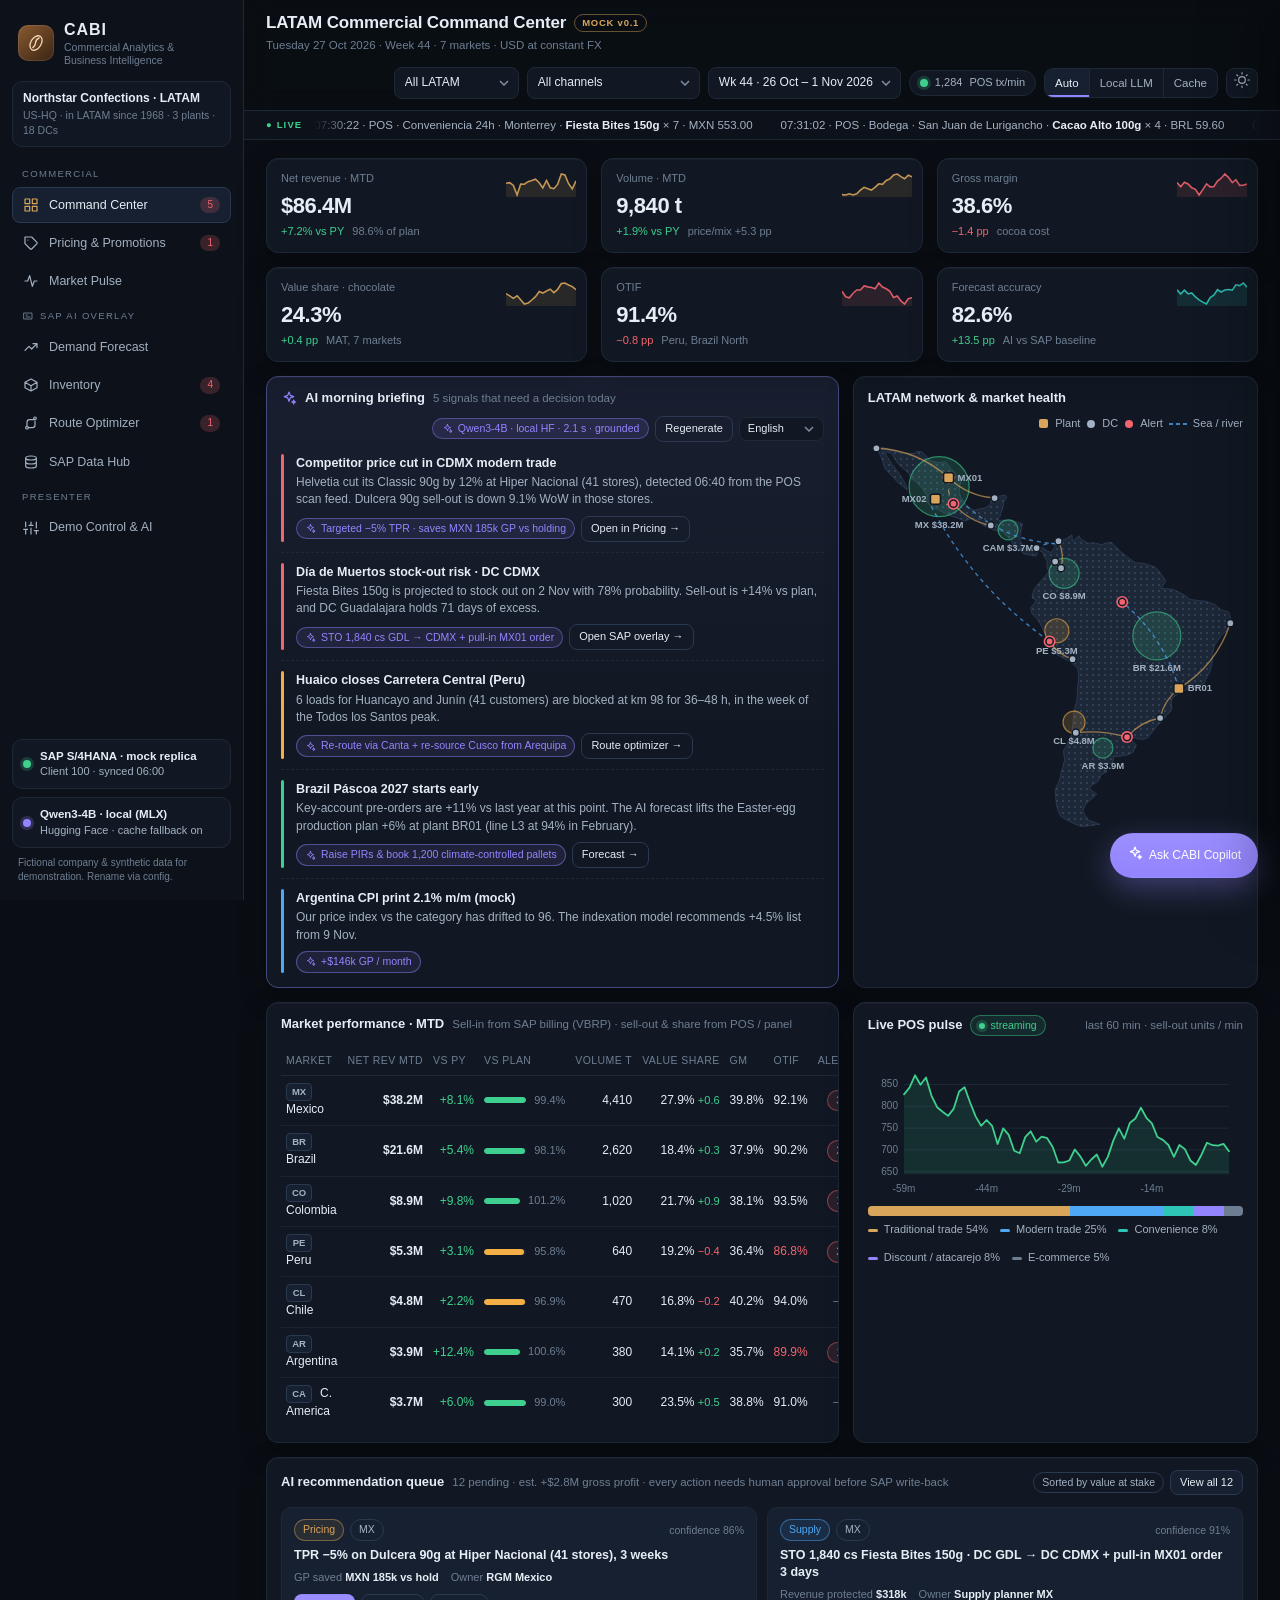
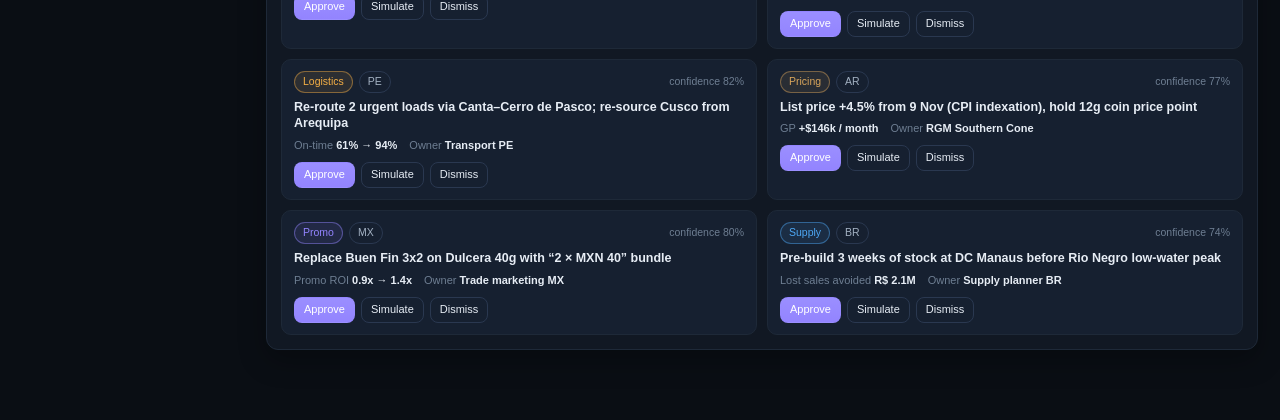
<file: mockups/cabi_mock_ui.html>
<!doctype html>
<html lang="en" data-theme="dark">
<head>
<meta charset="utf-8">
<meta name="viewport" content="width=device-width, initial-scale=1">
<title>CABI Mock UI</title>
<style>
:root{
  --bg:#0A0E14; --bg2:#0D121A; --panel:#111823; --panel2:#162030; --line:#1E2938; --line2:#2A3850;
  --tx:#E7EDF5; --tx2:#A3B1C2; --tx3:#6E7E92;
  --gold:#D9A55B; --cocoa:#7A4E2B;
  --ai:#9384FF; --teal:#2EC5B6; --info:#4EA8F5;
  --pos:#3FCF8E; --neg:#F2646F; --warn:#F3AE45; --ex:#B07CFF;
  --shadow:0 1px 0 rgba(255,255,255,.03) inset, 0 10px 28px rgba(0,0,0,.28);
  --r:12px;
}
[data-theme=light]{
  --bg:#F4F1EC; --bg2:#ECE7DF; --panel:#FFFFFF; --panel2:#F8F5F0; --line:#E5DFD5; --line2:#D5CCBE;
  --tx:#1D1A16; --tx2:#544D43; --tx3:#8A8276;
  --gold:#A66C1B; --ai:#5B49E0; --teal:#0E9488; --info:#2B79C9;
  --pos:#1E9E63; --neg:#D2404C; --warn:#C27C10; --ex:#8A4FE0;
  --shadow:0 1px 2px rgba(40,30,10,.06), 0 6px 18px rgba(40,30,10,.06);
}
*{box-sizing:border-box}
html,body{margin:0;min-height:100%}
body{background:var(--bg);color:var(--tx);font:13px/1.45 -apple-system,BlinkMacSystemFont,"SF Pro Text","Inter","Segoe UI",Roboto,Helvetica,Arial,sans-serif;-webkit-font-smoothing:antialiased}
.num,td,.kv{font-variant-numeric:tabular-nums}
button{font:inherit}
.app{display:grid;grid-template-columns:244px minmax(0,1fr);min-height:100vh}

/* sidebar */
.sidebar{position:sticky;top:0;height:100vh;background:var(--bg2);border-right:1px solid var(--line);display:flex;flex-direction:column;padding:16px 12px;gap:12px;overflow:auto}
.brand{display:flex;gap:10px;align-items:center;padding:2px 6px}
.logo{width:36px;height:36px;border-radius:10px;background:linear-gradient(140deg,#8A5A31,#3A2414);display:grid;place-items:center;box-shadow:inset 0 0 0 1px rgba(255,255,255,.1);flex:none}
.brand b{font-size:16px;letter-spacing:.06em}
.brand small{display:block;color:var(--tx3);font-size:10.5px;line-height:1.25}
.tenant{border:1px solid var(--line);border-radius:10px;padding:8px 10px;background:var(--panel)}
.tenant .t1{font-weight:600;font-size:12px}
.tenant .t2{color:var(--tx3);font-size:10.5px}
.navg{display:flex;flex-direction:column;gap:2px}
.navg .lbl{font-size:9.5px;letter-spacing:.14em;color:var(--tx3);padding:8px 10px 4px;text-transform:uppercase;display:flex;gap:6px;align-items:center}
.nav{display:flex;align-items:center;gap:10px;padding:8px 10px;border-radius:8px;color:var(--tx2);cursor:pointer;border:1px solid transparent;font-size:12.5px;user-select:none}
.nav:hover{background:var(--panel);color:var(--tx)}
.nav.active{background:var(--panel2);color:var(--tx);border-color:var(--line2)}
.nav.active .ni{color:var(--gold)}
.nav .ni{display:grid;place-items:center}
.nav .cnt{margin-left:auto;font-size:10px;padding:1px 7px;border-radius:99px;background:color-mix(in oklab,var(--neg) 20%,transparent);color:var(--neg)}
.side-foot{margin-top:auto;display:flex;flex-direction:column;gap:8px}
.status{display:flex;gap:9px;align-items:center;font-size:11px;color:var(--tx2);padding:8px 10px;border:1px solid var(--line);border-radius:10px;background:var(--panel)}
.status b{color:var(--tx);font-weight:600;display:block;font-size:11.5px}
.dot{width:8px;height:8px;border-radius:50%;background:var(--pos);box-shadow:0 0 0 3px color-mix(in oklab,var(--pos) 20%,transparent);flex:none}
.dot.ai{background:var(--ai);box-shadow:0 0 0 3px color-mix(in oklab,var(--ai) 22%,transparent)}
.dot.warn{background:var(--warn);box-shadow:0 0 0 3px color-mix(in oklab,var(--warn) 22%,transparent)}
.dot.neg{background:var(--neg);box-shadow:0 0 0 3px color-mix(in oklab,var(--neg) 22%,transparent)}
.fict{font-size:10px;color:var(--tx3);padding:0 6px;line-height:1.4}

/* top bar */
main{min-width:0;display:flex;flex-direction:column}
.topbar{position:sticky;top:0;z-index:20;display:flex;align-items:center;gap:14px;padding:11px 22px;background:color-mix(in oklab,var(--bg) 86%,transparent);backdrop-filter:blur(12px);-webkit-backdrop-filter:blur(12px);border-bottom:1px solid var(--line);flex-wrap:wrap}
.ttl h1{margin:0;font-size:17px;font-weight:650;letter-spacing:-.01em;display:flex;gap:8px;align-items:center}
.ttl p{margin:1px 0 0;color:var(--tx3);font-size:11.5px}
.mockchip{font-size:9.5px;letter-spacing:.08em;font-weight:600;color:var(--gold);border:1px solid color-mix(in oklab,var(--gold) 45%,transparent);border-radius:99px;padding:1px 7px}
.tools{display:flex;gap:8px;margin-left:auto;align-items:center;flex-wrap:wrap}
.sel{appearance:none;-webkit-appearance:none;background:var(--panel) url("data:image/svg+xml,%3Csvg xmlns='http://www.w3.org/2000/svg' width='10' height='6'%3E%3Cpath d='M1 1l4 4 4-4' stroke='%237E8DA0' fill='none' stroke-width='1.5'/%3E%3C/svg%3E") no-repeat right 9px center;border:1px solid var(--line);color:var(--tx);border-radius:8px;padding:6px 26px 6px 10px;font:inherit;font-size:12px;cursor:pointer}
.seg{display:inline-flex;border:1px solid var(--line);border-radius:9px;overflow:hidden;background:var(--panel)}
.seg button{border:0;background:none;padding:6px 10px;font-size:11.5px;color:var(--tx2);cursor:pointer;display:flex;gap:6px;align-items:center}
.seg button+button{border-left:1px solid var(--line)}
.seg button.on{background:var(--panel2);color:var(--tx);box-shadow:inset 0 -2px 0 var(--ai)}
.btn{border:1px solid var(--line2);background:var(--panel2);color:var(--tx);border-radius:8px;padding:6px 11px;font-size:12px;cursor:pointer;display:inline-flex;gap:6px;align-items:center;white-space:nowrap}
.btn:hover{border-color:var(--tx3)}
.btn.pri{background:linear-gradient(180deg,color-mix(in oklab,var(--ai) 92%,white 8%),var(--ai));border-color:transparent;color:#fff}
.btn.gold{background:var(--gold);border-color:transparent;color:#1b1206;font-weight:600}
.btn.ghost{background:transparent}
.btn.sm{padding:4px 9px;font-size:11px}
.icon-btn{border:1px solid var(--line);background:var(--panel);color:var(--tx2);border-radius:8px;width:32px;height:30px;display:grid;place-items:center;cursor:pointer}
.live{display:inline-flex;align-items:center;gap:7px;font-size:11px;color:var(--tx2);border:1px solid var(--line);border-radius:99px;padding:4px 10px;background:var(--panel)}
.blink{animation:blink 1.6s ease-in-out infinite}
@keyframes blink{50%{opacity:.35}}

/* ticker */
.ticker{display:flex;align-items:center;gap:12px;padding:6px 22px;border-bottom:1px solid var(--line);background:var(--bg2);font-size:11.5px;color:var(--tx2);overflow:hidden;white-space:nowrap}
.ticker .tag{font-size:9.5px;letter-spacing:.12em;color:var(--pos);font-weight:700;flex:none}
.track-wrap{overflow:hidden;flex:1;mask-image:linear-gradient(90deg,transparent,#000 4%,#000 96%,transparent)}
.track{display:inline-flex;gap:28px;animation:scroll 90s linear infinite}
.track span b{color:var(--tx);font-weight:600}
.track .al{color:var(--neg)}
@keyframes scroll{to{transform:translateX(-50%)}}

/* layout */
.content{padding:18px 22px 70px}
.screen{display:none}
.screen.active{display:flex;flex-direction:column;gap:14px;animation:fade .25s ease}
@keyframes fade{from{opacity:0;transform:translateY(4px)}}
.grid{display:grid;grid-template-columns:repeat(12,minmax(0,1fr));gap:14px}
.s3{grid-column:span 3}.s4{grid-column:span 4}.s5{grid-column:span 5}.s6{grid-column:span 6}.s7{grid-column:span 7}.s8{grid-column:span 8}.s12{grid-column:span 12}
.panel{background:var(--panel);border:1px solid var(--line);border-radius:var(--r);box-shadow:var(--shadow);display:flex;flex-direction:column;min-width:0}
.ph{display:flex;align-items:center;gap:8px;padding:12px 14px 0;flex-wrap:wrap}
.ph h3{font-size:13px;font-weight:620;margin:0}
.ph .sub{color:var(--tx3);font-size:11.5px}
.ph .right{margin-left:auto;display:flex;gap:6px;align-items:center;flex-wrap:wrap}
.pb{padding:12px 14px 14px;min-width:0}
.ai-card{border-color:color-mix(in oklab,var(--ai) 38%,var(--line));background:linear-gradient(180deg,color-mix(in oklab,var(--ai) 7%,var(--panel)),var(--panel) 60%)}
.ai-ic{color:var(--ai);display:grid;place-items:center}
.kpis{display:grid;grid-template-columns:repeat(6,minmax(0,1fr));gap:14px}
.kpis.k5{grid-template-columns:repeat(5,minmax(0,1fr))}
.kpi{padding:12px 14px;position:relative;overflow:hidden}
.kl{color:var(--tx3);font-size:11px}
.kv{font-size:22px;font-weight:650;letter-spacing:-.02em;margin:3px 0 2px}
.kd{display:flex;gap:8px;font-size:11px;align-items:baseline;flex-wrap:wrap}
.ks{color:var(--tx3)}
.ksp{position:absolute;right:10px;top:12px;opacity:.9}
.up{color:var(--pos)}.dn{color:var(--neg)}.wn{color:var(--warn)}.mut{color:var(--tx3)}.aic{color:var(--ai)}.gd{color:var(--gold)}
.pill{display:inline-flex;align-items:center;gap:5px;font-size:10.5px;padding:2px 8px;border-radius:99px;border:1px solid var(--line2);color:var(--tx2);white-space:nowrap;line-height:1.5}
.p-ai{color:var(--ai);border-color:color-mix(in oklab,var(--ai) 45%,transparent);background:color-mix(in oklab,var(--ai) 10%,transparent)}
.p-neg{color:var(--neg);border-color:color-mix(in oklab,var(--neg) 45%,transparent);background:color-mix(in oklab,var(--neg) 10%,transparent)}
.p-warn{color:var(--warn);border-color:color-mix(in oklab,var(--warn) 45%,transparent);background:color-mix(in oklab,var(--warn) 10%,transparent)}
.p-pos{color:var(--pos);border-color:color-mix(in oklab,var(--pos) 45%,transparent);background:color-mix(in oklab,var(--pos) 10%,transparent)}
.p-info{color:var(--info);border-color:color-mix(in oklab,var(--info) 45%,transparent);background:color-mix(in oklab,var(--info) 10%,transparent)}
.p-gold{color:var(--gold);border-color:color-mix(in oklab,var(--gold) 45%,transparent);background:color-mix(in oklab,var(--gold) 10%,transparent)}
.mb{display:inline-flex;gap:5px;align-items:center;font-size:10.5px;padding:2px 9px;border-radius:99px;color:var(--ai);background:color-mix(in oklab,var(--ai) 12%,transparent);border:1px solid color-mix(in oklab,var(--ai) 40%,transparent);white-space:nowrap}
.mb.cache{color:var(--teal);background:color-mix(in oklab,var(--teal) 12%,transparent);border-color:color-mix(in oklab,var(--teal) 40%,transparent)}

/* tables */
.tbl{width:100%;border-collapse:collapse;font-size:12px}
.tbl th{color:var(--tx3);font-weight:500;text-align:left;padding:7px 8px;border-bottom:1px solid var(--line);font-size:10.5px;white-space:nowrap;text-transform:uppercase;letter-spacing:.04em}
.tbl td{padding:8px;border-bottom:1px solid color-mix(in oklab,var(--line) 75%,transparent);vertical-align:middle}
.tbl tr:last-child td{border-bottom:0}
.tbl tbody tr:hover td{background:color-mix(in oklab,var(--panel2) 70%,transparent)}
.r{text-align:right}.c{text-align:center}
.tw{overflow-x:auto}
.flag{display:inline-grid;place-items:center;width:26px;height:18px;border-radius:4px;background:var(--panel2);border:1px solid var(--line2);font-size:9.5px;font-weight:700;color:var(--tx2);margin-right:8px}
.bar-in{height:6px;border-radius:3px;background:var(--line);overflow:hidden;min-width:36px}
#ovTable td,#ovTable th{padding:7px 5px}
.bar-in i{display:block;height:100%;border-radius:3px}

/* briefing & recs */
.brief{display:flex;gap:12px;padding:10px 0;border-bottom:1px dashed var(--line)}
.brief:last-child{border-bottom:0;padding-bottom:0}
.brief:first-child{padding-top:0}
.sev{width:3px;border-radius:3px;flex:none}
.brief h4{margin:0 0 2px;font-size:12.5px;font-weight:600}
.brief p{margin:0;color:var(--tx2);font-size:12px}
.brief .acts{display:flex;gap:6px;margin-top:7px;flex-wrap:wrap;align-items:center}
.recs{display:grid;grid-template-columns:repeat(3,minmax(0,1fr));gap:10px}
.rec{border:1px solid var(--line);border-radius:10px;padding:11px 12px;background:var(--panel2);display:flex;flex-direction:column;gap:6px}
.rec .top{display:flex;gap:6px;align-items:center}
.rec h4{margin:0;font-size:12.5px;font-weight:600;line-height:1.35}
.rec .meta{display:flex;gap:12px;font-size:11px;color:var(--tx3);flex-wrap:wrap}
.rec .meta b{color:var(--tx);font-weight:600}
.rec .acts{display:flex;gap:6px;margin-top:2px}
.conf{margin-left:auto;font-size:10.5px;color:var(--tx3)}

/* charts */
.cw{position:relative}
.chart{display:block;overflow:visible}
.chart .ax{fill:var(--tx3);font-size:10px}
.chart .gl{stroke:var(--line);stroke-width:1}
.chart .fcr{fill:color-mix(in oklab,var(--teal) 6%,transparent)}
.chart .today{stroke:var(--tx3);stroke-dasharray:3 3}
.chart .tt{fill:var(--tx2);font-size:10px;font-weight:600}
.chart .ann{stroke:color-mix(in oklab,var(--gold) 55%,transparent);stroke-dasharray:2 3}
.chart .annt{fill:var(--gold);font-size:9.5px}
.chart .mkt{fill:var(--tx);font-size:10px;font-weight:600}
.chart .xh{stroke:var(--tx3);stroke-width:1}
.tip{position:absolute;pointer-events:none;background:var(--panel2);border:1px solid var(--line2);border-radius:8px;padding:7px 9px;font-size:11px;box-shadow:var(--shadow);white-space:nowrap;z-index:5}
.tip .tr{display:flex;gap:8px;align-items:center;justify-content:space-between}
.sw{width:10px;height:3px;border-radius:2px;display:inline-block}
.legend{display:flex;gap:12px;flex-wrap:wrap;font-size:11px;color:var(--tx2);align-items:center}
.legend span{display:inline-flex;gap:6px;align-items:center}
.lg-band{width:14px;height:8px;border-radius:2px;display:inline-block;opacity:.35}

/* map */
.mapbox{width:100%}
.map .land{fill:color-mix(in oklab,var(--panel2) 85%,var(--tx3) 10%);stroke:var(--line2);stroke-width:1}
.map .mdot{fill:color-mix(in oklab,var(--line2) 80%,var(--tx3) 20%)}
.map .lane{fill:none;stroke:color-mix(in oklab,var(--gold) 65%,transparent);stroke-width:1.4}
.map .lane.sea{stroke:color-mix(in oklab,var(--info) 70%,transparent);stroke-dasharray:4 4}
.map .flow{stroke-dasharray:5 7;animation:dash 1.4s linear infinite}
@keyframes dash{to{stroke-dashoffset:-24}}
.map .cl{fill:var(--tx3);font-size:9px;letter-spacing:.14em;font-weight:600}
.map .nl{fill:var(--tx2);font-size:9.5px;font-weight:600}
.map .bub{stroke-width:1.2}
.pulse{animation:pulse 1.8s ease-out infinite;transform-box:fill-box;transform-origin:center}
@keyframes pulse{0%{transform:scale(.6);opacity:.9}100%{transform:scale(2.6);opacity:0}}

/* misc */
.alert-bar{display:flex;align-items:center;gap:10px;padding:10px 14px;border-radius:10px;border:1px solid color-mix(in oklab,var(--neg) 45%,transparent);background:color-mix(in oklab,var(--neg) 9%,var(--panel));font-size:12.5px;flex-wrap:wrap}
.alert-bar.warn{border-color:color-mix(in oklab,var(--warn) 45%,transparent);background:color-mix(in oklab,var(--warn) 9%,var(--panel))}
.alert-bar.sap{border-color:color-mix(in oklab,var(--info) 40%,transparent);background:color-mix(in oklab,var(--info) 7%,var(--panel))}
.alert-bar .right{margin-left:auto;display:flex;gap:6px;flex-wrap:wrap}
.opts{display:grid;grid-template-columns:repeat(3,minmax(0,1fr));gap:10px}
.opt{border:1px solid var(--line);border-radius:10px;padding:12px;background:var(--panel2);display:flex;flex-direction:column;gap:2px}
.opt.best{border-color:color-mix(in oklab,var(--ai) 65%,var(--line));box-shadow:0 0 0 1px color-mix(in oklab,var(--ai) 35%,transparent),0 10px 30px color-mix(in oklab,var(--ai) 14%,transparent)}
.opt h4{margin:0;font-size:13px}
.opt .desc{color:var(--tx3);font-size:11.5px;margin-bottom:6px;min-height:32px}
.mrow{display:flex;justify-content:space-between;padding:4px 0;font-size:12px;border-top:1px dashed color-mix(in oklab,var(--line) 80%,transparent)}
.mrow span:first-child{color:var(--tx3)}
.mrow b{font-weight:600}
.drv{display:grid;grid-template-columns:150px 1fr 44px;gap:8px;align-items:center;font-size:11.5px;padding:4px 0}
.drv .trk{position:relative;height:10px}
.drv .trk:before{content:"";position:absolute;left:50%;top:-3px;bottom:-3px;border-left:1px solid var(--line2)}
.drv .trk i{position:absolute;top:0;height:100%;border-radius:3px}
.gl-item{display:flex;gap:8px;align-items:flex-start;font-size:11.5px;padding:5px 0;color:var(--tx2)}
.gl-item b{color:var(--tx);font-weight:600}
.ck{width:16px;height:16px;border-radius:50%;display:grid;place-items:center;flex:none;font-size:10px;font-weight:700;margin-top:1px}
.ck.ok{background:color-mix(in oklab,var(--pos) 20%,transparent);color:var(--pos)}
.ck.w{background:color-mix(in oklab,var(--warn) 20%,transparent);color:var(--warn)}
.ck.x{background:color-mix(in oklab,var(--neg) 20%,transparent);color:var(--neg)}
.sim{display:grid;grid-template-columns:260px minmax(0,1fr);gap:18px}
.ctl{display:flex;flex-direction:column;gap:14px}
.ctl label{display:flex;justify-content:space-between;font-size:11.5px;color:var(--tx2);margin-bottom:4px}
.ctl label b{color:var(--tx)}
input[type=range]{width:100%;accent-color:var(--ai)}
.tog{display:flex;align-items:center;gap:8px;font-size:11.5px;color:var(--tx2);cursor:pointer}
.tog input{accent-color:var(--ai);width:15px;height:15px}
.outs{display:grid;grid-template-columns:repeat(4,minmax(0,1fr));gap:8px;margin-bottom:10px}
.out{border:1px solid var(--line);border-radius:9px;padding:8px 10px;background:var(--panel2)}
.out .l{font-size:10.5px;color:var(--tx3)}
.out .v{font-size:16px;font-weight:650;margin-top:1px}
.gantt{display:grid;grid-template-columns:210px minmax(0,1fr);font-size:11.5px}
.gantt .gh{display:grid;grid-template-columns:repeat(12,1fr);color:var(--tx3);font-size:10px;border-bottom:1px solid var(--line);padding-bottom:5px}
.gantt .gl2{padding:7px 0;border-bottom:1px dashed color-mix(in oklab,var(--line) 80%,transparent);white-space:nowrap;overflow:hidden;text-overflow:ellipsis;padding-right:8px}
.gantt .gt{position:relative;border-bottom:1px dashed color-mix(in oklab,var(--line) 80%,transparent)}
.gantt .gb{position:absolute;top:6px;height:20px;border-radius:5px;font-size:10px;display:flex;align-items:center;padding:0 7px;white-space:nowrap;overflow:hidden;color:#fff;font-weight:600}
.gantt .ev{position:absolute;top:4px;font-size:9.5px;color:var(--gold);white-space:nowrap;padding:2px 6px;border-left:2px solid var(--gold)}
.hm{display:grid;gap:3px;font-size:10.5px}
.hm .c{height:24px;border-radius:4px;display:grid;place-items:center;color:var(--tx)}
.hm .rl{color:var(--tx2);display:flex;align-items:center;white-space:nowrap;overflow:hidden}
.hm .ch{color:var(--tx3);text-align:center;font-size:9.5px}
.trend{border:1px solid var(--line);border-radius:10px;padding:10px 12px;background:var(--panel2);display:flex;flex-direction:column;gap:4px}
.trend .tt2{display:flex;justify-content:space-between;align-items:flex-start;gap:8px}
.trend h4{margin:0;font-size:12.5px}
.trend .mk{font-size:10.5px;color:var(--tx3)}
.trend .imp{font-size:11.5px;color:var(--tx2)}
.trend .imp b{color:var(--ai);font-weight:600}
.trends{display:grid;grid-template-columns:repeat(3,minmax(0,1fr));gap:10px}
.feed{display:flex;flex-direction:column}
.fi{display:flex;gap:10px;padding:9px 0;border-bottom:1px dashed var(--line);font-size:12px}
.fi:last-child{border-bottom:0}
.fi .tm{color:var(--tx3);font-size:10.5px;width:62px;flex:none}
.fi .src{color:var(--tx3);font-size:10.5px}
.stk{display:flex;height:16px;border-radius:4px;overflow:hidden;flex:1}
.stk i{display:block;height:100%}
.srow{display:grid;grid-template-columns:110px 1fr;gap:10px;align-items:center;padding:5px 0;font-size:11.5px}
.wf{display:grid;grid-template-columns:170px 1fr 70px;gap:8px;align-items:center;font-size:11.5px;padding:4px 0}
.wf .trk{position:relative;height:14px}
.wf .trk i{position:absolute;top:0;height:100%;border-radius:3px}
.narr{font-size:12.5px;color:var(--tx2);line-height:1.6}
.narr b{color:var(--tx)}
.src-chips{display:flex;gap:6px;flex-wrap:wrap;margin-top:8px}
.code{font-family:ui-monospace,SFMono-Regular,Menlo,monospace;font-size:10.8px;background:var(--bg2);border:1px solid var(--line);border-radius:8px;padding:9px 10px;white-space:pre;overflow:auto;color:var(--tx2);line-height:1.5}
.mx{display:grid;gap:3px;font-size:10.5px}
.mx .c{height:26px;border-radius:4px;display:grid;place-items:center;font-weight:600;cursor:default}
.sto{border:1px solid var(--line);border-radius:10px;padding:10px 12px;background:var(--panel2);display:flex;flex-direction:column;gap:5px}
.sto h4{margin:0;font-size:12.5px}
.sto .ln{font-size:11.5px;color:var(--tx2)}
.sto .acts{display:flex;gap:6px;margin-top:3px}
.chips{display:flex;gap:6px;flex-wrap:wrap}
.chip{border:1px solid var(--line2);border-radius:99px;padding:5px 11px;font-size:11.5px;color:var(--tx2);cursor:pointer;background:var(--panel)}
.chip.on{color:var(--tx);border-color:color-mix(in oklab,var(--gold) 60%,transparent);background:color-mix(in oklab,var(--gold) 10%,var(--panel))}
.cmp{display:grid;grid-template-columns:1fr 1fr 1fr;font-size:12px}
.cmp div{padding:6px 8px;border-bottom:1px dashed var(--line)}
.cmp .h{color:var(--tx3);font-size:10.5px;text-transform:uppercase;letter-spacing:.04em}
.route{border:1px solid var(--line);border-radius:10px;padding:9px 11px;background:var(--panel2);display:flex;gap:10px;align-items:flex-start}
.route .sw2{width:4px;align-self:stretch;border-radius:3px;flex:none}
.route h4{margin:0;font-size:12px}
.route p{margin:2px 0 0;font-size:11px;color:var(--tx3)}
.layer{display:flex;align-items:center;gap:9px;padding:6px 0;font-size:12px;border-bottom:1px dashed var(--line)}
.layer:last-child{border-bottom:0}
.layer .sw3{width:10px;height:10px;border-radius:3px;flex:none}
.layer .v{margin-left:auto;color:var(--tx3);font-size:11px}
.risk{display:inline-block;min-width:34px;text-align:center;border-radius:5px;padding:2px 6px;font-weight:700;font-size:11px}
.md04 .tbl td{font-size:11.5px;padding:7px 8px}
.md04 tr.aiw td{background:color-mix(in oklab,var(--ai) 7%,transparent)}
.md04 tr.aiw td:first-child{box-shadow:inset 3px 0 0 var(--ai)}
.fiori{border:1px solid var(--line2);border-radius:10px;overflow:hidden}
.fiori .fh{display:flex;gap:10px;align-items:center;padding:9px 12px;background:color-mix(in oklab,var(--info) 10%,var(--panel2));border-bottom:1px solid var(--line2);font-size:12px;flex-wrap:wrap}
.fiori .fh b{font-weight:650}
.q{display:flex;flex-direction:column;gap:8px}
.qi{border:1px solid var(--line);border-radius:10px;padding:9px 11px;background:var(--panel2);font-size:12px;display:flex;flex-direction:column;gap:4px}
.qi .meta{color:var(--tx3);font-size:10.5px}
.qi .acts{display:flex;gap:6px}
.kv2{display:grid;grid-template-columns:140px 1fr;gap:6px 10px;font-size:12px}
.kv2 span:nth-child(odd){color:var(--tx3)}
.step{display:flex;gap:10px;padding:8px 0;border-bottom:1px dashed var(--line);font-size:12px;align-items:flex-start}
.step:last-child{border-bottom:0}
.step .n{width:22px;height:22px;border-radius:50%;display:grid;place-items:center;background:var(--panel2);border:1px solid var(--line2);font-size:10.5px;font-weight:700;flex:none}
.step .t{color:var(--tx3);font-size:10.5px;margin-left:auto;white-space:nowrap}
.scn{display:flex;gap:10px;align-items:center;padding:9px 0;border-bottom:1px dashed var(--line);font-size:12px}
.scn:last-child{border-bottom:0}
.scn .d{color:var(--tx3);font-size:11px}
.scn .btn{margin-left:auto}
.arch{display:grid;grid-template-columns:1fr 1.25fr 1.25fr;gap:10px;align-items:stretch;font-size:11.5px}
.arch .col{display:flex;flex-direction:column;gap:8px}
.arch .bx{border:1px solid var(--line2);border-radius:9px;padding:8px 10px;background:var(--panel2)}
.arch .bx b{display:block;font-size:12px;margin-bottom:1px}
.arch .bx span{color:var(--tx3);font-size:10.5px}
.arch .bx.ai{border-color:color-mix(in oklab,var(--ai) 50%,transparent)}
.arch .bx.sap{border-color:color-mix(in oklab,var(--info) 50%,transparent)}
.arch .hd{font-size:9.5px;letter-spacing:.12em;text-transform:uppercase;color:var(--tx3)}
.radio{display:flex;flex-direction:column;gap:6px}
.radio label{display:flex;gap:10px;align-items:flex-start;border:1px solid var(--line);border-radius:9px;padding:8px 10px;cursor:pointer;background:var(--panel2);font-size:12px}
.radio label.on{border-color:color-mix(in oklab,var(--ai) 60%,transparent);box-shadow:0 0 0 1px color-mix(in oklab,var(--ai) 30%,transparent)}
.radio input{accent-color:var(--ai);margin-top:2px}
.radio small{display:block;color:var(--tx3);font-size:10.5px}

/* copilot */
.copilot{position:fixed;top:0;right:0;height:100vh;width:440px;max-width:100vw;background:var(--bg2);border-left:1px solid var(--line2);transform:translateX(102%);transition:transform .28s cubic-bezier(.2,.8,.2,1);z-index:50;display:flex;flex-direction:column;box-shadow:-24px 0 60px rgba(0,0,0,.35)}
.copilot.open{transform:none}
.cp-head{display:flex;align-items:center;gap:8px;padding:14px 16px;border-bottom:1px solid var(--line)}
.cp-head h3{margin:0;font-size:14px}
.cp-ctx{font-size:11px;color:var(--tx3);padding:8px 16px;border-bottom:1px solid var(--line);display:flex;gap:6px;flex-wrap:wrap;align-items:center}
.cp-body{flex:1;overflow:auto;padding:14px 16px;display:flex;flex-direction:column;gap:12px}
.msg{font-size:12.5px;line-height:1.55}
.msg.u{align-self:flex-end;background:var(--panel2);border:1px solid var(--line2);border-radius:12px 12px 3px 12px;max-width:88%;padding:8px 12px}
.msg.a{border:1px solid color-mix(in oklab,var(--ai) 30%,var(--line));background:linear-gradient(180deg,color-mix(in oklab,var(--ai) 6%,var(--panel)),var(--panel));border-radius:12px 12px 12px 3px;padding:10px 12px}
.msg.a .mh{display:flex;gap:6px;align-items:center;margin-bottom:6px}
.msg.a ol,.msg.a ul{margin:4px 0;padding-left:18px}
.msg.a table{border-collapse:collapse;font-size:11px;margin:6px 0;width:100%}
.msg.a td,.msg.a th{border-bottom:1px solid var(--line);padding:4px 5px;text-align:left}
.msg.a th{color:var(--tx3);font-weight:500}
.msg details{margin-top:8px;font-size:11px;color:var(--tx3)}
.msg details summary{cursor:pointer;color:var(--tx2)}
.msg details li{margin:2px 0}
.typing span{display:inline-block;width:6px;height:6px;border-radius:50%;background:var(--ai);margin-right:4px;animation:blink 1s infinite}
.typing span:nth-child(2){animation-delay:.2s}.typing span:nth-child(3){animation-delay:.4s}
.cp-sugg{padding:10px 16px 0;display:flex;gap:6px;flex-wrap:wrap}
.cp-sugg .chip{font-size:11px;padding:4px 10px}
.cp-input{display:flex;gap:8px;padding:12px 16px 16px}
.cp-input input{flex:1;background:var(--panel);border:1px solid var(--line2);border-radius:10px;padding:10px 12px;color:var(--tx);font:inherit;font-size:12.5px;outline:none}
.cp-input input:focus{border-color:var(--ai)}
.fab{position:fixed;right:22px;bottom:22px;z-index:45;border-radius:99px;padding:11px 16px;box-shadow:0 10px 30px color-mix(in oklab,var(--ai) 35%,transparent)}
.toasts{position:fixed;left:50%;transform:translateX(-50%);bottom:22px;display:flex;flex-direction:column;gap:8px;z-index:60;align-items:center}
.toast{background:var(--panel2);border:1px solid var(--line2);border-radius:10px;padding:10px 14px;font-size:12px;box-shadow:var(--shadow);display:flex;gap:10px;align-items:center;animation:fade .25s ease;max-width:560px}

@media (max-width:1280px){.recs,.trends{grid-template-columns:repeat(2,minmax(0,1fr))}.kpis{grid-template-columns:repeat(3,minmax(0,1fr))}}
@media (max-width:1100px){
  .s3,.s4,.s5,.s6,.s7,.s8{grid-column:span 12}
  .sim{grid-template-columns:1fr}
  .opts{grid-template-columns:1fr}
}
@media (max-width:860px){
  .app{grid-template-columns:1fr}
  .sidebar{position:static;height:auto;flex-direction:row;flex-wrap:wrap;overflow:visible}
  .side-foot,.tenant,.fict{display:none}
  .navg{flex-direction:row;flex-wrap:wrap}
  .navg .lbl{display:none}
  .content{padding:14px 16px 70px}
  .topbar{padding:10px 16px}
  .kpis,.kpis.k5,.recs,.trends,.outs{grid-template-columns:repeat(2,minmax(0,1fr))}
  .arch{grid-template-columns:1fr}
}
</style>
</head>
<body>
<div class="app">
  <aside class="sidebar">
    <div class="brand">
      <div class="logo"><svg width="20" height="20" viewBox="0 0 24 24" fill="none" stroke="#F3D9B1" stroke-width="1.6"><ellipse cx="12" cy="12" rx="6.2" ry="9.5" transform="rotate(32 12 12)"/><path d="M8.2 17.6c2.4-1.6 3.2-4.1 3.3-5.8.1-1.8 1.1-4.3 4.3-5.9" stroke-linecap="round"/></svg></div>
      <div><b>CABI</b><small>Commercial Analytics &amp;<br>Business Intelligence</small></div>
    </div>
    <div class="tenant"><div class="t1">Northstar Confections · LATAM</div><div class="t2">US-HQ · in LATAM since 1968 · 3 plants · 18 DCs</div></div>
    <nav class="navg">
      <div class="lbl">Commercial</div>
      <div class="nav active" data-s="overview"><span class="ni" data-ico="grid"></span>Command Center<span class="cnt" id="cntOv">5</span></div>
      <div class="nav" data-s="pricing"><span class="ni" data-ico="tag"></span>Pricing &amp; Promotions<span class="cnt">1</span></div>
      <div class="nav" data-s="market"><span class="ni" data-ico="pulse"></span>Market Pulse</div>
      <div class="lbl"><span data-ico="sap" style="display:inline-grid"></span>SAP AI Overlay</div>
      <div class="nav" data-s="forecast"><span class="ni" data-ico="trend"></span>Demand Forecast</div>
      <div class="nav" data-s="inventory"><span class="ni" data-ico="box"></span>Inventory<span class="cnt">4</span></div>
      <div class="nav" data-s="routes"><span class="ni" data-ico="route"></span>Route Optimizer<span class="cnt" id="cntRt">1</span></div>
      <div class="nav" data-s="sap"><span class="ni" data-ico="db"></span>SAP Data Hub</div>
      <div class="lbl">Presenter</div>
      <div class="nav" data-s="demo"><span class="ni" data-ico="sliders"></span>Demo Control &amp; AI</div>
    </nav>
    <div class="side-foot">
      <div class="status"><span class="dot"></span><div><b>SAP S/4HANA · mock replica</b>Client 100 · synced 06:00</div></div>
      <div class="status"><span class="dot ai" id="llmDot"></span><div><b id="llmName">Qwen3-4B · local (MLX)</b><span id="llmSub">Hugging Face · cache fallback on</span></div></div>
      <div class="fict">Fictional company &amp; synthetic data for demonstration. Rename via config.</div>
    </div>
  </aside>

  <main>
    <header class="topbar">
      <div class="ttl"><h1><span id="pgTitle">LATAM Commercial Command Center</span><span class="mockchip">MOCK v0.1</span></h1><p id="pgSub"></p></div>
      <div class="tools">
        <select class="sel"><option>All LATAM</option><option>Mexico</option><option>Brazil</option><option>Colombia</option><option>Peru</option><option>Chile</option><option>Argentina</option><option>Central America</option></select>
        <select class="sel"><option>All channels</option><option>Traditional trade</option><option>Modern trade</option><option>Convenience</option><option>Hard discount / Atacarejo</option><option>E-commerce</option></select>
        <select class="sel"><option>Wk 44 · 26 Oct – 1 Nov 2026</option><option>MTD October</option><option>QTD Q4</option></select>
        <span class="live"><span class="dot blink"></span><span id="liveTx" class="num">1,284</span> POS tx/min</span>
        <div class="seg" id="llmSeg" title="LLM mode">
          <button data-m="auto" class="on">Auto</button><button data-m="local">Local LLM</button><button data-m="cache">Cache</button>
        </div>
        <button class="icon-btn" id="themeBtn" title="Toggle light / dark"><span data-ico="sun"></span></button>
      </div>
    </header>
    <div class="ticker"><span class="tag">● LIVE</span><div class="track-wrap"><div class="track" id="track"></div></div></div>

    <div class="content">
      <!-- 1. COMMAND CENTER -->
      <section class="screen active" id="s-overview" data-title="LATAM Commercial Command Center" data-sub="Tuesday 27 Oct 2026 · Week 44 · 7 markets · USD at constant FX">
        <div class="kpis" id="ovKpis"></div>
        <div class="grid">
          <div class="panel ai-card s7">
            <div class="ph"><span class="ai-ic" data-ico="spark"></span><h3>AI morning briefing</h3><span class="sub">5 signals that need a decision today</span>
              <div class="right"><span class="mb" data-mb></span><button class="btn ghost sm">Regenerate</button><select class="sel" style="padding:3px 24px 3px 8px;font-size:11px"><option>English</option><option>Español</option><option>Português</option></select></div></div>
            <div class="pb" id="ovBrief"></div>
          </div>
          <div class="panel s5">
            <div class="ph"><h3>LATAM network &amp; market health</h3><div class="right legend"><span><svg width="10" height="10"><rect width="9" height="9" rx="2" style="fill:var(--gold)"/></svg>Plant</span><span><svg width="10" height="10"><circle cx="5" cy="5" r="4" style="fill:var(--tx2)"/></svg>DC</span><span><svg width="10" height="10"><circle cx="5" cy="5" r="4" style="fill:var(--neg)"/></svg>Alert</span><span><svg width="18" height="6"><path d="M0 3h18" style="stroke:var(--info);stroke-dasharray:4 3;stroke-width:1.5"/></svg>Sea / river</span></div></div>
            <div class="pb"><div id="ovMap" class="mapbox cw"></div></div>
          </div>
          <div class="panel s7">
            <div class="ph"><h3>Market performance · MTD</h3><span class="sub">Sell-in from SAP billing (VBRP) · sell-out &amp; share from POS / panel</span></div>
            <div class="pb tw"><table class="tbl" id="ovTable"></table></div>
          </div>
          <div class="panel s5">
            <div class="ph"><h3>Live POS pulse</h3><span class="pill p-pos"><span class="dot blink" style="width:6px;height:6px"></span>streaming</span><div class="right"><span class="sub">last 60 min · sell-out units / min</span></div></div>
            <div class="pb"><div id="ovPulse" class="cw"></div><div id="ovChan" style="margin-top:8px"></div></div>
          </div>
          <div class="panel s12">
            <div class="ph"><h3>AI recommendation queue</h3><span class="sub">12 pending · est. +$2.8M gross profit · every action needs human approval before SAP write-back</span><div class="right"><span class="pill">Sorted by value at stake</span><button class="btn sm">View all 12</button></div></div>
            <div class="pb"><div class="recs" id="ovRecs"></div></div>
          </div>
        </div>
      </section>

      <!-- 2. PRICING -->
      <section class="screen" id="s-pricing" data-title="Pricing &amp; Promotions" data-sub="Revenue growth management · elasticity models + guardrails · Mexico · Modern trade">
        <div class="alert-bar"><span class="dot neg blink"></span><b>Competitor move detected 06:40</b><span>Helvetia Classic 90g −12% (MXN 41.50 → 36.52) at Hiper Nacional · CDMX &amp; Edomex · 41 stores</span><span class="mut">source: retailer POS scan feed</span>
          <div class="right"><span class="pill p-neg">Dulcera Milk 90g sell-out −9.1% WoW</span><span class="pill">Price index 96 → 109</span></div></div>
        <div class="grid">
          <div class="panel s8">
            <div class="ph"><h3>Response options · Dulcera Milk 90g · Hiper Nacional</h3><span class="sub">8-week horizon incl. carry-over &amp; post-promo dip · vs pre-disruption baseline</span></div>
            <div class="pb"><div class="opts" id="prOpts"></div></div>
          </div>
          <div class="panel ai-card s4">
            <div class="ph"><span class="ai-ic" data-ico="spark"></span><h3>Why option C</h3><div class="right"><span class="mb" data-mb></span></div></div>
            <div class="pb">
              <div class="narr" style="margin-bottom:10px">A shallow <b>−5% TPR to MXN 37.90</b> brings the price index back inside the 95–105 band. That protects volume through Día de Muertos without the margin hit of a full match. A secondary display is not ROI-positive at this depth.</div>
              <div class="mut" style="font-size:10.5px;margin-bottom:4px">DRIVER CONTRIBUTION (toward promo ← → toward hold)</div>
              <div id="prDrivers"></div>
              <div class="mut" style="font-size:10.5px;margin:10px 0 2px">GUARDRAILS</div>
              <div id="prGuard"></div>
            </div>
          </div>
          <div class="panel s8">
            <div class="ph"><h3>What-if simulator</h3><span class="sub">Own-price elasticity −3.0 (promo, MT) · cross-elasticity vs Helvetia +1.1 · Bayesian hierarchical model v3</span></div>
            <div class="pb sim">
              <div class="ctl">
                <div><label>TPR depth <b id="vD">5%</b></label><input type="range" id="iD" min="0" max="20" value="5"></div>
                <div><label>Duration <b id="vW">3 wks</b></label><input type="range" id="iW" min="1" max="6" value="3"></div>
                <div><label>Assumed competitor cut <b id="vC">12%</b></label><input type="range" id="iC" min="0" max="20" value="12"></div>
                <label class="tog"><input type="checkbox" id="iDisp"> Secondary display (+6% lift · MXN 22k / wk)</label>
                <div style="display:flex;gap:6px"><button class="btn sm" id="bestBtn"><span data-ico="spark"></span>Snap to AI optimum</button><button class="btn sm ghost">Save scenario</button></div>
              </div>
              <div>
                <div class="outs">
                  <div class="out"><div class="l">Shelf price</div><div class="v num" id="oP"></div></div>
                  <div class="out"><div class="l">Price index vs Helvetia</div><div class="v num" id="oI"></div></div>
                  <div class="out"><div class="l">Volume · 8 wks</div><div class="v num" id="oV"></div></div>
                  <div class="out"><div class="l">Gross profit Δ · 8 wks</div><div class="v num" id="oG"></div></div>
                </div>
                <div class="legend" style="margin-bottom:4px"><span><i class="sw" style="background:var(--ai)"></i>Gross profit Δ vs depth (MXN)</span><span><svg width="10" height="10"><circle cx="5" cy="5" r="4" style="fill:var(--gold)"/></svg>Your scenario</span><span><svg width="10" height="10"><circle cx="5" cy="5" r="4" style="fill:var(--ai)"/></svg>AI optimum</span><span id="oGuard"></span></div>
                <div id="prCurve" class="cw"></div>
              </div>
            </div>
          </div>
          <div class="panel s4">
            <div class="ph"><h3>Price-pack architecture · Mexico</h3><span class="sub">Coin price points matter in traditional trade</span></div>
            <div class="pb tw"><table class="tbl" id="prPPA"></table></div>
          </div>
          <div class="panel s8">
            <div class="ph"><h3>Promotion calendar · Mexico · Q4</h3><span class="sub">Promo ROI from post-event analysis; AI flags below-hurdle events</span><div class="right legend"><span><i class="sw" style="background:var(--pos);height:8px"></i>ROI ≥ 1.3x</span><span><i class="sw" style="background:var(--warn);height:8px"></i>1.0–1.3x</span><span><i class="sw" style="background:var(--neg);height:8px"></i>&lt; 1.0x</span><span><i class="sw" style="background:var(--ai);height:8px"></i>AI draft</span></div></div>
            <div class="pb"><div id="prGantt"></div></div>
          </div>
          <div class="panel s4">
            <div class="ph"><h3>Cocoa cost pass-through</h3><span class="sub">Cocoa cost index (Jan-24 = 100)</span></div>
            <div class="pb"><div id="prCocoa" class="cw"></div><div class="tw"><table class="tbl" id="prPass" style="margin-top:6px"></table></div></div>
          </div>
        </div>
      </section>

      <!-- 3. MARKET PULSE -->
      <section class="screen" id="s-market" data-title="Market Pulse" data-sub="Consumer trends · POS sell-out · competitor activity · macro, regulation &amp; weather by market">
        <div class="kpis k5" id="mkKpis"></div>
        <div class="grid">
          <div class="panel ai-card s7">
            <div class="ph"><span class="ai-ic" data-ico="spark"></span><h3>Consumer trend signals</h3><span class="sub">Search, social &amp; basket data · YoY momentum · AI implications</span><div class="right"><span class="mb" data-mb></span></div></div>
            <div class="pb"><div class="trends" id="mkTrends"></div></div>
          </div>
          <div class="panel s5">
            <div class="ph"><h3>Value share by market</h3><span class="sub">Chocolate tablets &amp; bars · MAT</span></div>
            <div class="pb"><div class="legend" id="mkShareLg" style="margin-bottom:8px"></div><div id="mkShare"></div></div>
          </div>
          <div class="panel s7">
            <div class="ph"><h3>POS sell-out index by region</h3><span class="sub">% vs prior year · last 12 weeks · 61M scan lines</span></div>
            <div class="pb tw"><div id="mkHeat"></div></div>
          </div>
          <div class="panel s5">
            <div class="ph"><h3>Local market dynamics</h3><span class="sub">What the models are conditioning on</span></div>
            <div class="pb"><div class="feed" id="mkLocal"></div></div>
          </div>
          <div class="panel s6">
            <div class="ph"><h3>Channel mix shift · our LATAM sales</h3><span class="sub">Share of net revenue by channel, 2022–2026</span></div>
            <div class="pb"><div class="legend" id="mkChLg" style="margin-bottom:6px"></div><div id="mkChan" class="cw"></div></div>
          </div>
          <div class="panel s6">
            <div class="ph"><h3>Competitor activity</h3><span class="sub">Detected from POS, shelf audits, retailer portals &amp; field notes</span></div>
            <div class="pb"><div class="feed" id="mkComp"></div></div>
          </div>
        </div>
      </section>

      <!-- 4. FORECAST -->
      <section class="screen" id="s-forecast" data-title="Demand Forecast · SAP AI Overlay" data-sub="Predictive demand sensing over SAP S/4HANA history, compared with the SAP IBP statistical baseline">
        <div class="alert-bar sap"><span data-ico="db"></span><b>SAP sources</b><span class="mut">VBAK/VBAP sales orders · LIKP/LIPS deliveries · PBIM/PBED PIRs · MARC MRP data</span><span class="mut">+ POS sell-out · promo calendar · weather · events</span><div class="right"><span class="pill p-pos">Synced 06:00</span><span class="pill">1,248 SKU × DC series</span></div></div>
        <div class="kpis k5" id="fcKpis"></div>
        <div class="grid">
          <div class="panel s8">
            <div class="ph"><h3>Weekly demand · Dulcera Milk 90g · DC CDMX (MX1D)</h3>
              <div class="right"><select class="sel" style="font-size:11px"><option>100045 · Dulcera Milk 90g</option><option>100058 · Fiesta Bites 150g</option><option>100012 · Rayo 12g</option></select><select class="sel" style="font-size:11px"><option>MX1D · DC CDMX</option><option>MX2D · DC Guadalajara</option><option>BR3D · DC Manaus</option></select></div></div>
            <div class="pb"><div class="legend" style="margin-bottom:6px"><span><i class="sw" style="background:var(--tx)"></i>Actual shipments (SAP LIPS)</span><span><i class="sw" style="background:var(--tx3)"></i>SAP IBP statistical baseline</span><span><i class="sw" style="background:var(--teal)"></i>AI forecast (P50)</span><span><i class="lg-band" style="background:var(--teal)"></i>P10–P90</span></div><div id="fcChart" class="cw"></div></div>
          </div>
          <div class="panel ai-card s4">
            <div class="ph"><span class="ai-ic" data-ico="spark"></span><h3>Forecast bridge · next 8 weeks</h3><span class="sub">SAP baseline → AI forecast (cases)</span></div>
            <div class="pb"><div id="fcBridge"></div></div>
          </div>
          <div class="panel s6">
            <div class="ph"><h3>Accuracy by market · 13-week backtest</h3><span class="sub">1 − WAPE at SKU × DC × week</span></div>
            <div class="pb tw"><table class="tbl" id="fcAcc"></table></div>
          </div>
          <div class="panel ai-card s6">
            <div class="ph"><span class="ai-ic" data-ico="spark"></span><h3>Why the forecast changed</h3><div class="right"><span class="mb" data-mb></span></div></div>
            <div class="pb">
              <div class="narr">The SAP IBP baseline projects the last 13 weeks forward. It does not see the <b>Buen Fin TPR (−15%, 13–16 Nov)</b> already approved in the trade promotion plan. It also misses the <b>POS demand-sensing signal</b>: Día de Muertos sell-out in the CDMX metro is running <b>+14% vs last year</b>. Together these lift the next 8 weeks by <b>+14.4% (≈ +5,950 cases)</b>. Offsets: the Helvetia price cut (−1,100) and heat in the North (−600).</div>
              <div class="src-chips"><span class="pill">SAP LIPS · 156 wks</span><span class="pill">TPM promo plan</span><span class="pill">POS · 2,140 stores</span><span class="pill">Weather · 38 stations</span><span class="pill p-pos">Grounded 9 / 9 figures</span></div>
              <div style="margin-top:12px;border-top:1px dashed var(--line);padding-top:10px">
                <div style="display:flex;align-items:center;gap:8px;margin-bottom:6px"><b style="font-size:12px">Write back to SAP</b><span class="pill p-info">MD61 · BAPI_REQUIREMENTS_CHANGE</span><span class="pill p-warn">Simulated</span></div>
                <div class="tw"><table class="tbl" id="fcWB"></table></div>
                <div style="display:flex;gap:6px;margin-top:8px"><button class="btn pri sm" data-toast="PIR update queued for demand-planner approval (simulated SAP write-back)">Send PIR update for approval</button><button class="btn sm ghost">Export CSV</button></div>
              </div>
            </div>
          </div>
        </div>
      </section>

      <!-- 5. INVENTORY -->
      <section class="screen" id="s-inventory" data-title="Localized Inventory · SAP AI Overlay" data-sub="Stock by DC from SAP (MATDOC / I_MaterialStock) · probabilistic stock-out risk · AI rebalancing">
        <div class="kpis k5" id="invKpis"></div>
        <div class="grid">
          <div class="panel s8">
            <div class="ph"><h3>Inventory health · days of supply by DC × SKU</h3><div class="right legend"><span><i class="sw" style="background:var(--neg);height:8px"></i>&lt; 7 d</span><span><i class="sw" style="background:var(--warn);height:8px"></i>7–14 d</span><span><i class="sw" style="background:var(--pos);height:8px"></i>15–45 d</span><span><i class="sw" style="background:var(--info);height:8px"></i>46–60 d</span><span><i class="sw" style="background:var(--ex);height:8px"></i>&gt; 60 d excess</span></div></div>
            <div class="pb tw"><div id="invMx"></div></div>
          </div>
          <div class="panel ai-card s4">
            <div class="ph"><span class="ai-ic" data-ico="spark"></span><h3>AI rebalancing actions</h3><span class="sub">Stock transport orders (UB) &amp; markdowns</span></div>
            <div class="pb" style="display:flex;flex-direction:column;gap:8px" id="invAct"></div>
          </div>
          <div class="panel s6">
            <div class="ph"><h3>Projected stock · Fiesta Bites 150g · DC CDMX</h3><span class="sub">P50 demand · open orders · planned receipts</span></div>
            <div class="pb"><div class="legend" style="margin-bottom:6px"><span><i class="sw" style="background:var(--neg)"></i>As-is (SAP MRP)</span><span><i class="sw" style="background:var(--teal)"></i>With AI plan (STO + pull-in)</span><span><i class="sw" style="background:var(--warn)"></i>Safety stock</span></div><div id="invProj" class="cw"></div></div>
          </div>
          <div class="panel s6">
            <div class="ph"><h3>Shelf-life exposure</h3><span class="sub">Chocolate shelf life 9–12 months · value by remaining life (USD)</span></div>
            <div class="pb"><div id="invAge"></div>
              <div class="narr" style="margin-top:10px;font-size:12px"><span class="aic">AI:</span> <b>3,100 cases</b> of Fiesta Bites Calaverita 25g (Día de Muertos edition) in TIJ &amp; MTY expire in 52 days. Recommend moving them into <b>hard-discount channel bundles before Buen Fin</b>. Recovery is 71% of value, against 18% via write-off.</div></div>
          </div>
        </div>
      </section>

      <!-- 6. ROUTES -->
      <section class="screen" id="s-routes" data-title="Distribution Route Optimizer · SAP AI Overlay" data-sub="Risk-aware vehicle routing over SAP shipments (VTTK/VTTP) · weather, landslides, security, heat &amp; altitude">
        <div class="chips" id="rtScn"><span class="chip on">Peru · Huaico on Carretera Central</span><span class="chip">Mexico · Heat + cargo-security corridor</span><span class="chip">Brazil · Rio Negro low water (Manaus)</span><span class="chip">Chile–Argentina · Andes pass closure</span></div>
        <div class="alert-bar warn"><span class="dot warn blink"></span><b>Disruption 05:12</b><span>Landslide (huaico) closes Carretera Central at km 98, San Mateo. Estimated reopening in 36–48 h.</span><span class="mut">source: road-authority alert feed (mock)</span><div class="right"><span class="pill p-neg">6 loads · 41 customers affected</span><span class="pill">Todos los Santos demand peak</span></div></div>
        <div class="grid">
          <div class="panel s7">
            <div class="ph"><h3>Network view · Central &amp; Southern Peru</h3><div class="right legend"><span><i class="sw" style="background:var(--neg)"></i>Blocked plan</span><span><i class="sw" style="background:var(--teal)"></i>AI re-route</span><span><i class="sw" style="background:var(--gold)"></i>Re-sourced from Arequipa</span><span><i class="sw" style="background:var(--tx3)"></i>Unchanged</span></div></div>
            <div class="pb"><div id="rtMap" class="mapbox cw"></div></div>
          </div>
          <div class="panel ai-card s5">
            <div class="ph"><span class="ai-ic" data-ico="spark"></span><h3>Re-optimized plan</h3><span class="pill p-ai">OR-Tools VRP-TW · 186 stops · 18 vehicles · 2.8 s</span></div>
            <div class="pb">
              <div class="cmp" id="rtCmp"></div>
              <div style="display:flex;flex-direction:column;gap:8px;margin-top:12px" id="rtRoutes"></div>
              <div style="display:flex;gap:6px;margin-top:10px"><button class="btn pri sm" data-toast="Re-route approved · shipments VTTK 7781023–7781028 updated (simulated)">Approve &amp; update SAP shipments</button><button class="btn sm ghost">Notify customers (pre-venta app)</button></div>
            </div>
          </div>
          <div class="panel s4">
            <div class="ph"><h3>Risk layers &amp; constraints</h3></div>
            <div class="pb" id="rtLayers"></div>
          </div>
          <div class="panel s8">
            <div class="ph"><h3>Lane risk scoring · network top lanes</h3><span class="sub">Risk-weighted cost = freight + λ·risk (λ = 0.35) · scores 0–100</span></div>
            <div class="pb tw"><table class="tbl" id="rtLanes"></table></div>
          </div>
        </div>
      </section>

      <!-- 7. SAP DATA HUB -->
      <section class="screen" id="s-sap" data-title="SAP Data Hub &amp; AI Overlay" data-sub="Read-only extraction from S/4HANA · AI annotations on standard transactions · governed write-back queue">
        <div class="grid">
          <div class="panel s4">
            <div class="ph"><h3>Connection</h3><span class="pill p-pos">Healthy</span><span class="pill p-warn">Mock replica</span></div>
            <div class="pb"><div class="kv2" id="sapConn"></div></div>
          </div>
          <div class="panel s8">
            <div class="ph"><h3>Data lineage · SAP objects → CABI models</h3><span class="sub">The mock adapter serves CSV/Parquet extracts shaped like the OData / CDS payloads</span></div>
            <div class="pb tw"><table class="tbl" id="sapLin"></table></div>
          </div>
          <div class="panel s8 md04">
            <div class="ph"><span class="ai-ic" data-ico="spark"></span><h3>AI overlay on MD04 · Stock/Requirements List</h3><div class="right"><label class="tog"><input type="checkbox" checked> Show AI annotations</label></div></div>
            <div class="pb">
              <div class="fiori">
                <div class="fh"><b>Stock/Requirements List</b><span class="mut">Material</span>100058 Fiesta Bites 150g<span class="mut">Plant</span>MX1D DC CDMX<span class="mut">MRP type</span>PD<span class="mut">Safety stock</span>1,600 CS</div>
                <div class="tw"><table class="tbl" id="sapMd04"></table></div>
              </div>
            </div>
          </div>
          <div class="panel s4">
            <div class="ph"><h3>Write-back queue</h3><span class="sub">Human-in-the-loop · audit-logged</span></div>
            <div class="pb"><div class="q" id="sapQ"></div></div>
          </div>
        </div>
      </section>

      <!-- 8. DEMO CONTROL -->
      <section class="screen" id="s-demo" data-title="Demo Control &amp; AI Settings" data-sub="Presenter cockpit · LLM gateway · scenario injection · real-time stream">
        <div class="grid">
          <div class="panel ai-card s6">
            <div class="ph"><span class="ai-ic" data-ico="spark"></span><h3>LLM gateway</h3><span class="sub">Hugging Face model on-device, with response-cache fallback</span></div>
            <div class="pb" style="display:flex;flex-direction:column;gap:12px">
              <div class="radio" id="dmMode">
                <label data-m="auto" class="on"><input type="radio" name="m" checked><div><b>Auto</b> (recommended)<small>Local HF model first. Falls back to the response cache on timeout (&gt; 8 s), error or missing model.</small></div></label>
                <label data-m="local"><input type="radio" name="m"><div><b>Local HF model only</b><small>Every narrative generated live on this laptop. Shows real latency.</small></div></label>
                <label data-m="cache"><input type="radio" name="m"><div><b>Cache only</b> (offline-safe)<small>Pre-generated, grounded responses. Instant, deterministic, needs no model.</small></div></label>
              </div>
              <div class="kv2">
                <span>Model</span><span><select class="sel" style="font-size:11.5px"><option>Qwen3-4B-Instruct-2507 · 4-bit · 2.3 GB (default)</option><option>Qwen3-8B · 4-bit · 4.6 GB (higher quality)</option><option>Llama-3.2-3B-Instruct · 4-bit · 1.8 GB</option><option>Phi-4-mini-instruct · 4-bit · 2.2 GB</option></select></span>
                <span>Runtime</span><span>MLX (Apple Silicon) <span class="pill p-pos">detected</span> · llama.cpp GGUF <span class="pill">fallback</span></span>
                <span>Status</span><span><span class="up">● Loaded</span> in 3.1 s · ~40 tok/s · 18 / 24 GB RAM free</span>
                <span>Response cache</span><span>148 entries · covers 100% of demo script · hit rate today 37%</span>
                <span>Grounding guard</span><span>Every number in a narrative must exist in the computed facts. Ungrounded output is regenerated or replaced from cache.</span>
                <span>Narrative language</span><span><div class="seg"><button class="on">Auto</button><button>EN</button><button>ES</button><button>PT</button></div></span>
              </div>
            </div>
          </div>
          <div class="panel s6">
            <div class="ph"><h3>Scenario injector</h3><span class="sub">Trigger live events during the presentation</span><div class="right"><button class="btn sm ghost" data-toast="Demo state reset to 27 Oct 2026 07:40">Reset demo</button></div></div>
            <div class="pb" id="dmScn"></div>
          </div>
          <div class="panel s4">
            <div class="ph"><h3>Real-time stream</h3></div>
            <div class="pb ctl">
              <div><label>POS events / sec <b id="vRate">20</b></label><input type="range" min="1" max="100" value="20" id="iRate"></div>
              <div><label>Demo clock <b>27 Oct 2026 · 07:42</b></label><div class="seg"><button>Frozen</button><button class="on">Real-time</button><button>10× speed</button></div></div>
              <label class="tog"><input type="checkbox" checked> Show presenter hints on screens</label>
              <label class="tog"><input type="checkbox" checked> Show agent trace in Copilot answers</label>
            </div>
          </div>
          <div class="panel s8">
            <div class="ph"><h3>Presenter script · ~18 min</h3><span class="sub">Suggested storyline for a commercial + supply-chain audience</span></div>
            <div class="pb" id="dmScript"></div>
          </div>
          <div class="panel s12">
            <div class="ph"><h3>How it runs · 100% on this laptop</h3><span class="sub">No Docker, no cloud. One command: <code>./run.sh</code> → http://localhost:8000</span></div>
            <div class="pb">
              <div class="arch">
                <div class="col"><div class="hd">Experience</div>
                  <div class="bx"><b>Browser UI</b><span>Single-page app · ECharts · offline map · SSE live updates</span></div>
                  <div class="bx ai"><b>Copilot</b><span>EN / ES / PT · agent trace · source chips</span></div>
                  <div class="bx"><b>Presenter cockpit</b><span>Scenario injection · LLM mode switch</span></div></div>
                <div class="col"><div class="hd">Intelligence · FastAPI (Python)</div>
                  <div class="bx"><b>Analytics engine</b><span>DuckDB SQL over Parquet · KPIs, share, price gaps</span></div>
                  <div class="bx"><b>Predictive models</b><span>Gradient-boosted demand sensing · quantile bands · elasticity · promo uplift</span></div>
                  <div class="bx"><b>Optimizers</b><span>Price/promo grid with guardrails · inventory rebalancing · OR-Tools VRP-TW</span></div>
                  <div class="bx ai"><b>LLM gateway</b><span>HF model via MLX / llama.cpp → response cache → template narrator</span></div></div>
                <div class="col"><div class="hd">Data</div>
                  <div class="bx sap"><b>Mock SAP S/4HANA adapter</b><span>OData-shaped extracts: VBAK/VBAP, LIKP/LIPS, MATDOC, MARC, PBED, PLAF, VTTK · simulated write-back</span></div>
                  <div class="bx"><b>External signals (mock)</b><span>POS sell-out · consumer trends · weather · road alerts · FX / CPI · competitor prices</span></div>
                  <div class="bx"><b>Synthetic data generator</b><span>Seeded, 3 years × 7 markets × 40 SKUs × 18 DCs · reproducible</span></div></div>
              </div>
            </div>
          </div>
        </div>
      </section>
    </div>
  </main>
</div>

<button class="btn pri fab" id="fab"><span data-ico="spark"></span>Ask CABI Copilot</button>
<aside class="copilot" id="copilot">
  <div class="cp-head"><span class="ai-ic" data-ico="spark"></span><h3>CABI Copilot</h3><span class="mb" data-mb></span><button class="icon-btn" id="cpClose" style="margin-left:auto">✕</button></div>
  <div class="cp-ctx">Context: <span class="pill" id="cpCtx">Command Center</span><span class="pill">All LATAM</span><span class="pill">Wk 44</span><span class="pill p-pos">Read-only · approvals required for actions</span></div>
  <div class="cp-body" id="cpBody"></div>
  <div class="cp-sugg" id="cpSugg"></div>
  <div class="cp-input"><input id="cpIn" placeholder="Ask in English, Español or Português…"><button class="btn pri" id="cpSend"><span data-ico="send"></span></button></div>
</aside>
<div class="toasts" id="toasts"></div>

<script>
/* ---------- utilities ---------- */
const $=(s,r=document)=>r.querySelector(s), $$=(s,r=document)=>[...r.querySelectorAll(s)];
function R(seed){let s=seed%2147483647;if(s<=0)s+=2147483646;return()=>((s=s*16807%2147483647)-1)/2147483646;}
const fmtN=(v,d=0)=>Number(v).toLocaleString('en-US',{minimumFractionDigits:d,maximumFractionDigits:d});
const fmtK=v=>{const a=Math.abs(v);if(a>=1e6)return(v/1e6).toFixed(1).replace(/\.0$/,'')+'M';if(a>=1e3)return(v/1e3).toFixed(1).replace(/\.0$/,'')+'k';return String(Math.round(v));};
const sgn=(v,d=1,suf='%')=>(v>0?'+':v<0?'−':'±')+Math.abs(v).toFixed(d)+suf;
const IC={
  grid:'M3 3h7v7H3zM14 3h7v7h-7zM3 14h7v7H3zM14 14h7v7h-7z',
  tag:'M20.6 13.4l-7.2 7.2a2 2 0 0 1-2.8 0L3 13V3h10l7.6 7.6a2 2 0 0 1 0 2.8zM7.5 7.5h.01',
  pulse:'M3 12h4l3-8 4 16 3-8h4',
  trend:'M3 17l6-6 4 4 8-8M15 7h6v6',
  box:'M21 8l-9-5-9 5 9 5 9-5zM3 8v8l9 5 9-5V8M12 13v8',
  route:'M6 21a2 2 0 1 0 0-4 2 2 0 0 0 0 4zM18 7a2 2 0 1 0 0-4 2 2 0 0 0 0 4zM6 17V11a4 4 0 0 1 4-4h6M8 19h6a4 4 0 0 0 4-4V9',
  db:'M12 3c4.4 0 8 1.3 8 3s-3.6 3-8 3-8-1.3-8-3 3.6-3 8-3zM4 6v6c0 1.7 3.6 3 8 3s8-1.3 8-3V6M4 12v6c0 1.7 3.6 3 8 3s8-1.3 8-3v-6',
  sap:'M4 6h16v12H4zM8 10h3M8 14h8',
  sliders:'M4 21v-7M4 10V3M12 21v-9M12 8V3M20 21v-5M20 12V3M1 14h6M9 8h6M17 16h6',
  spark:'M12 3l1.9 5.1L19 10l-5.1 1.9L12 17l-1.9-5.1L5 10l5.1-1.9zM19 15l.8 2.2L22 18l-2.2.8L19 21l-.8-2.2L16 18l2.2-.8z',
  send:'M22 2L11 13M22 2l-7 20-4-9-9-4 20-7z',
  sun:'M12 17a5 5 0 1 0 0-10 5 5 0 0 0 0 10zM12 1v2M12 21v2M4.2 4.2l1.4 1.4M18.4 18.4l1.4 1.4M1 12h2M21 12h2M4.2 19.8l1.4-1.4M18.4 5.6l1.4-1.4'
};
const ico=(n,s=16)=>`<svg width="${s}" height="${s}" viewBox="0 0 24 24" fill="none" stroke="currentColor" stroke-width="1.8" stroke-linecap="round" stroke-linejoin="round"><path d="${IC[n]}"/></svg>`;
$$('[data-ico]').forEach(e=>e.innerHTML=ico(e.dataset.ico,e.closest('.lbl')?12:16));
function series(seed,n,start,drift,vol){const r=R(seed);let v=start;return Array.from({length:n},()=>(v=v*(1+drift+(r()-.5)*vol)));}
function niceTicks(a,b,n){const st0=(b-a)/n,mag=Math.pow(10,Math.floor(Math.log10(st0))),f=st0/mag,st=(f<1.5?1:f<3?2:f<7?5:10)*mag,t=[];for(let v=Math.ceil(a/st)*st;v<=b+1e-9;v+=st)t.push(+v.toFixed(8));return t;}
function spark(data,color,w=96,h=30){const mn=Math.min(...data),mx=Math.max(...data);const X=i=>i/(data.length-1)*w,Y=v=>h-2-(v-mn)/((mx-mn)||1)*(h-5);const d=data.map((v,i)=>(i?'L':'M')+X(i).toFixed(1)+','+Y(v).toFixed(1)).join('');return `<svg width="${w}" height="${h}"><path d="${d}L${w},${h}L0,${h}Z" style="fill:${color};opacity:.13"/><path d="${d}" style="fill:none;stroke:${color};stroke-width:1.6"/></svg>`;}
function toast(msg,kind='ai'){const t=document.createElement('div');t.className='toast';t.innerHTML=`<span class="dot ${kind}"></span>${msg}`;$('#toasts').appendChild(t);setTimeout(()=>t.remove(),4200);}
document.addEventListener('click',e=>{const b=e.target.closest('[data-toast]');if(b)toast(b.dataset.toast,'');});

/* ---------- line chart ---------- */
function lineChart(el,o){
  const w=el.clientWidth||600,h=o.h||240,p={l:o.padL||44,r:14,t:o.padT||20,b:24},n=o.x.length;
  const vals=[];o.series.forEach(s=>s.data.forEach(v=>v!=null&&vals.push(v)));if(o.band){o.band.lo.forEach(v=>v!=null&&vals.push(v));o.band.hi.forEach(v=>v!=null&&vals.push(v));}
  if(o.extra)vals.push(...o.extra);
  let y0=o.yMin!=null?o.yMin:Math.min(...vals),y1=Math.max(...vals);const pad=(y1-y0)*.08;if(o.yMin==null)y0-=pad;y1+=pad;
  const X=i=>p.l+(i/(n-1))*(w-p.l-p.r),Y=v=>p.t+(1-(v-y0)/(y1-y0))*(h-p.t-p.b);
  let g='';
  niceTicks(y0,y1,4).forEach(t=>{g+=`<line x1="${p.l}" x2="${w-p.r}" y1="${Y(t)}" y2="${Y(t)}" class="gl"/><text x="${p.l-6}" y="${Y(t)+3}" class="ax" text-anchor="end">${(o.fmt||fmtK)(t)}</text>`;});
  const ev=o.xEvery||Math.ceil(n/8);o.x.forEach((lb,i)=>{if(i%ev===0)g+=`<text x="${X(i)}" y="${h-6}" class="ax" text-anchor="middle">${lb}</text>`;});
  if(o.zero)g+=`<line x1="${p.l}" x2="${w-p.r}" y1="${Y(0)}" y2="${Y(0)}" style="stroke:var(--tx3)"/>`;
  if(o.split!=null)g+=`<rect x="${X(o.split)}" y="${p.t}" width="${w-p.r-X(o.split)}" height="${h-p.t-p.b}" class="fcr"/><line x1="${X(o.split)}" x2="${X(o.split)}" y1="${p.t-8}" y2="${h-p.b}" class="today"/><text x="${X(o.split)+5}" y="${p.t-9}" class="tt">Today · forecast →</text>`;
  (o.ann||[]).forEach((a,k)=>{g+=`<line x1="${X(a.i)}" x2="${X(a.i)}" y1="${p.t+(k%2?12:2)}" y2="${h-p.b}" class="ann"/><text x="${X(a.i)}" y="${p.t+(k%2?20:10)}" class="annt" text-anchor="middle">${a.label}</text>`;});
  if(o.hline)o.hline.forEach(hl=>{g+=`<line x1="${p.l}" x2="${w-p.r}" y1="${Y(hl.v)}" y2="${Y(hl.v)}" style="stroke:${hl.color};stroke-dasharray:5 4;stroke-width:1.3"/><text x="${w-p.r}" y="${Y(hl.v)-5}" class="ax" text-anchor="end" style="fill:${hl.color}">${hl.label}</text>`;});
  if(o.band){const idx=[...Array(n).keys()].filter(i=>o.band.lo[i]!=null);if(idx.length){const up=idx.map((i,k)=>(k?'L':'M')+X(i).toFixed(1)+','+Y(o.band.hi[i]).toFixed(1)).join('');const dn=idx.slice().reverse().map(i=>'L'+X(i).toFixed(1)+','+Y(o.band.lo[i]).toFixed(1)).join('');g+=`<path d="${up}${dn}Z" style="fill:${o.band.color};opacity:.16"/>`;}}
  o.series.forEach(s=>{let d='',pen=false,first=null,last=null;s.data.forEach((v,i)=>{if(v==null){pen=false;return;}if(first==null)first=i;last=i;d+=(pen?'L':'M')+X(i).toFixed(1)+','+Y(v).toFixed(1);pen=true;});
    if(s.area&&first!=null)g+=`<path d="${d}L${X(last)},${Y(y0)}L${X(first)},${Y(y0)}Z" style="fill:${s.color};opacity:.12"/>`;
    g+=`<path d="${d}" style="fill:none;stroke:${s.color};stroke-width:${s.w||2};${s.dash?'stroke-dasharray:'+s.dash:''}" stroke-linejoin="round" stroke-linecap="round"/>`;
    (s.markers||[]).forEach(m=>{g+=`<circle cx="${X(m.i)}" cy="${Y(s.data[m.i])}" r="${m.r||5}" style="fill:${m.fill||s.color};stroke:var(--panel);stroke-width:2"/>${m.label?`<text x="${X(m.i)}" y="${Y(s.data[m.i])-11}" class="mkt" text-anchor="middle">${m.label}</text>`:''}`;});});
  el.innerHTML=`<svg width="${w}" height="${h}" class="chart">${g}<line class="xh" y1="${p.t}" y2="${h-p.b}" style="display:none"/></svg><div class="tip" style="display:none"></div>`;
  const svg=el.querySelector('svg'),xh=svg.querySelector('.xh'),tip=el.querySelector('.tip');
  svg.addEventListener('mousemove',ev=>{const bx=svg.getBoundingClientRect(),mx=ev.clientX-bx.left;let i=Math.round((mx-p.l)/(w-p.l-p.r)*(n-1));i=Math.max(0,Math.min(n-1,i));
    const rows=o.series.filter(s=>s.data[i]!=null&&!s.noTip).map(s=>`<div class="tr"><span><i class="sw" style="background:${s.color}"></i> ${s.name}</span><b>${(o.tfmt||(v=>fmtN(v)))(s.data[i])}</b></div>`).join('');
    if(!rows){tip.style.display='none';xh.style.display='none';return;}
    xh.setAttribute('x1',X(i));xh.setAttribute('x2',X(i));xh.style.display='';
    tip.innerHTML=`<div class="mut" style="margin-bottom:3px">${o.x[i]}</div>${rows}`;tip.style.display='';
    const tx=X(i)+12+tip.offsetWidth>w?X(i)-tip.offsetWidth-12:X(i)+12;tip.style.left=tx+'px';tip.style.top='6px';});
  svg.addEventListener('mouseleave',()=>{tip.style.display='none';xh.style.display='none';});
}

/* ---------- map ---------- */
const LAND=[[32.53,-117.12],[31.86,-116.6],[30.5,-115.95],[27.85,-115.08],[24.6,-112.1],[22.88,-109.91],[24.15,-110.3],[26,-111.35],[27.34,-112.27],[28.95,-113.55],[31.02,-114.84],[31.8,-114.8],[31.3,-113.55],[28.8,-111.95],[27.92,-110.9],[26.8,-109.6],[25.6,-109.05],[24.6,-107.7],[23.2,-106.42],[21.54,-105.29],[20.6,-105.24],[20.4,-105.7],[19.05,-104.32],[17.95,-102.2],[17.64,-101.55],[16.85,-99.88],[16.3,-98.2],[15.86,-97.07],[15.75,-96.13],[16.17,-95.2],[16.2,-94.4],[16,-93.9],[14.7,-92.4],[13.92,-90.82],[13.57,-89.83],[13.48,-89.32],[13.2,-87.8],[12.48,-87.17],[11.25,-85.87],[9.56,-85.1],[9.97,-84.83],[9.43,-84.16],[8.4,-83.3],[8.03,-82.88],[7.47,-80],[8.95,-79.53],[8.4,-78.4],[7.5,-78.17],[6.22,-77.4],[5.5,-77.55],[3.88,-77.07],[1.8,-78.78],[0.97,-79.65],[-0.37,-80.5],[-0.95,-80.73],[-2.2,-80.98],[-2.6,-80],[-3.4,-80.3],[-4.1,-81.05],[-4.68,-81.33],[-5.08,-81.11],[-5.8,-81],[-6.8,-79.95],[-7.4,-79.57],[-8.1,-79.05],[-9.08,-78.6],[-10.07,-78.16],[-11.1,-77.62],[-12.05,-77.15],[-12.5,-76.75],[-13,-76.48],[-13.71,-76.22],[-13.9,-76.3],[-15.35,-75.17],[-15.85,-74.25],[-16.62,-72.71],[-17.02,-72.02],[-17.64,-71.34],[-18.48,-70.32],[-20.21,-70.15],[-22.09,-70.2],[-23.1,-70.45],[-23.65,-70.4],[-25.4,-70.48],[-26.35,-70.62],[-27.07,-70.83],[-28.47,-71.22],[-29.9,-71.33],[-31.9,-71.5],[-33.03,-71.63],[-33.6,-71.62],[-35.33,-72.42],[-36.8,-73.1],[-37.6,-73.65],[-39.8,-73.4],[-41.5,-73.8],[-42.5,-74.2],[-43.5,-74.3],[-45,-74.8],[-46.6,-75.6],[-48,-75.5],[-50,-75.3],[-51.6,-74.9],[-52.8,-74.3],[-53.9,-72.5],[-54.6,-71],[-55.2,-69.5],[-55,-67.5],[-54.65,-65.2],[-53.79,-67.7],[-52.65,-68.6],[-51.62,-69.2],[-50,-68.5],[-49.3,-67.7],[-47.75,-65.9],[-46.44,-67.52],[-45.86,-67.48],[-44.8,-65.7],[-44,-65.2],[-43.3,-65.05],[-42.5,-63.6],[-42.05,-63.75],[-40.73,-64.95],[-40.55,-62.25],[-38.95,-62],[-38.98,-61.3],[-38.57,-58.7],[-38,-57.53],[-36.3,-56.75],[-35.7,-57.3],[-34.6,-58.37],[-34.47,-57.85],[-34.9,-56.2],[-34.97,-54.95],[-34.66,-54.16],[-33.7,-53.4],[-32.05,-52.08],[-30,-50.13],[-29.33,-49.73],[-28.48,-48.78],[-27.6,-48.45],[-26.9,-48.65],[-25.52,-48.5],[-24.7,-47.5],[-23.97,-46.3],[-23.43,-45.07],[-23,-44.3],[-22.97,-43.17],[-22.88,-42.02],[-22.37,-41.78],[-22,-40.98],[-20.32,-40.29],[-19.4,-39.7],[-17.7,-39.25],[-16.45,-39.06],[-14.79,-39.03],[-13,-38.5],[-10.9,-37.05],[-9.67,-35.72],[-8.05,-34.88],[-7.12,-34.83],[-5.79,-35.2],[-5.48,-35.26],[-4.95,-37.13],[-3.72,-38.52],[-2.9,-40.84],[-2.9,-41.75],[-2.53,-44.3],[-1.65,-45.4],[-0.6,-47.35],[-0.2,-48.5],[0,-50],[0.03,-51.05],[1.7,-49.9],[4.2,-51.6],[4.93,-52.33],[5.87,-55.17],[5.95,-56.98],[6.8,-58.15],[8.6,-60.5],[10.1,-61.9],[10.72,-62.5],[10.46,-64.17],[10.13,-64.7],[10.48,-66.1],[10.6,-66.93],[10.47,-68],[10.8,-68.32],[11.4,-69.67],[12.18,-70],[11,-71.6],[12.45,-71.67],[11.54,-72.9],[11.24,-74.21],[11.02,-74.85],[10.4,-75.53],[9.5,-75.7],[8.1,-76.73],[8.42,-76.78],[8.68,-77.36],[9.4,-78.5],[9.36,-79.9],[9.34,-82.24],[9.99,-83.03],[10.93,-83.7],[12,-83.76],[14.03,-83.38],[15,-83.15],[15.92,-85.95],[15.78,-86.8],[15.85,-87.95],[15.73,-88.6],[16.1,-88.8],[16.97,-88.22],[17.5,-88.2],[18.27,-87.83],[20.21,-87.46],[20.63,-87.07],[21.16,-86.82],[21.6,-87.07],[21.52,-87.68],[21.28,-89.66],[20.86,-90.4],[19.85,-90.53],[19.35,-90.72],[18.64,-91.83],[18.55,-92.65],[18.15,-94.42],[18.77,-95.76],[19.2,-96.13],[20.2,-96.77],[20.96,-97.4],[22.25,-97.85],[23.78,-97.75],[25.87,-97.15],[26.08,-98.3],[27.5,-99.5],[28.7,-100.52],[29.32,-100.93],[29.18,-102.95],[29.56,-104.42],[31.74,-106.48],[31.78,-107.63],[31.33,-108.2],[31.33,-110.94],[31.86,-112.85],[32.47,-114.77],[32.66,-115.47]];
function mapSVG(el,cfg){
  const w=el.clientWidth||460,[lo0,lo1,la0,la1]=cfg.view,h=Math.round(w*(la1-la0)/(lo1-lo0));
  const P=(lat,lon)=>[(lon-lo0)/(lo1-lo0)*w,(la1-lat)/(la1-la0)*h];
  const land=LAND.map((q,i)=>{const[x,y]=P(q[0],q[1]);return(i?'L':'M')+x.toFixed(1)+','+y.toFixed(1);}).join('')+'Z';
  const id='p'+Math.random().toString(36).slice(2,8);
  let g=`<defs><pattern id="${id}" width="6" height="6" patternUnits="userSpaceOnUse"><circle cx="3" cy="3" r="1" class="mdot"/></pattern></defs><path d="${land}" class="land"/><path d="${land}" style="fill:url(#${id})"/>`;
  (cfg.under||[]).forEach(f=>g+=f(P));
  (cfg.labels||[]).forEach(l=>{const[x,y]=P(l.lat,l.lon);g+=`<text x="${x}" y="${y}" class="cl" text-anchor="middle" style="${l.st||''}">${l.t}</text>`;});
  (cfg.bubbles||[]).forEach(b=>{const[x,y]=P(b.lat,b.lon);g+=`<circle cx="${x}" cy="${y}" r="${b.r}" class="bub" style="fill:${b.c};fill-opacity:.16;stroke:${b.c};stroke-opacity:.6"><title>${b.tip}</title></circle><text x="${x}" y="${y+b.r+11}" class="nl" text-anchor="middle">${b.t}</text>`;});
  (cfg.lanes||[]).forEach(l=>{const[a,b]=[P(...l.a),P(...l.b)];const mx=(a[0]+b[0])/2,my=(a[1]+b[1])/2,dx=b[0]-a[0],dy=b[1]-a[1],k=l.k||.18;g+=`<path d="M${a[0]},${a[1]}Q${mx-dy*k},${my+dx*k} ${b[0]},${b[1]}" class="lane ${l.sea?'sea':''} ${l.flow?'flow':''}"/>`;});
  (cfg.paths||[]).forEach(r=>{const d=r.pts.map((q,i)=>{const[x,y]=P(q[0],q[1]);return(i?'L':'M')+x.toFixed(1)+','+y.toFixed(1);}).join('');g+=`<path d="${d}" style="fill:none;stroke:${r.c};stroke-width:${r.w||2.4};${r.dash?'stroke-dasharray:'+r.dash:''};stroke-linejoin:round;stroke-linecap:round" class="${r.flow?'flow':''}"/>`;});
  (cfg.nodes||[]).forEach(nd=>{const[x,y]=P(nd.lat,nd.lon);
    if(nd.alert)g+=`<circle cx="${x}" cy="${y}" r="6" class="pulse" style="fill:var(--neg)"/>`;
    if(nd.t==='plant')g+=`<rect x="${x-5}" y="${y-5}" width="10" height="10" rx="2" style="fill:var(--gold);stroke:var(--panel);stroke-width:1.5"><title>${nd.n}</title></rect>`;
    else if(nd.t==='x')g+=`<g style="stroke:var(--neg);stroke-width:3;stroke-linecap:round"><path d="M${x-6},${y-6}L${x+6},${y+6}M${x+6},${y-6}L${x-6},${y+6}"/></g>`;
    else g+=`<circle cx="${x}" cy="${y}" r="${nd.r||3.6}" style="fill:${nd.c||(nd.alert?'var(--neg)':'var(--tx2)')};stroke:var(--panel);stroke-width:1.5"><title>${nd.n||nd.id}</title></circle>`;
    if(nd.lbl)g+=`<text x="${x+(nd.dx||8)}" y="${y+(nd.dy||3)}" class="nl" text-anchor="${nd.anc||'start'}">${nd.lbl}</text>`;});
  el.innerHTML=`<svg width="${w}" height="${h}" class="map">${g}</svg>`;
}

/* ---------- LLM mode ---------- */
let LLM='auto';
function mbHTML(ms){return LLM==='cache'?`${ico('spark',11)} Response cache · ${ms?14:12} ms · grounded`:`${ico('spark',11)} Qwen3-4B · local HF · ${ms||'2.1'} s · grounded`;}
function setLLM(m){LLM=m;$$('#llmSeg button').forEach(b=>b.classList.toggle('on',b.dataset.m===m));$$('#dmMode label').forEach(l=>{l.classList.toggle('on',l.dataset.m===m);l.querySelector('input').checked=l.dataset.m===m;});
  $$('[data-mb]').forEach(e=>{e.className='mb'+(m==='cache'?' cache':'');e.innerHTML=mbHTML();});
  $('#llmName').textContent=m==='cache'?'Response cache · offline':'Qwen3-4B · local (MLX)';$('#llmSub').textContent=m==='auto'?'Hugging Face · cache fallback on':m==='local'?'Hugging Face · live generation only':'No model needed · instant';$('#llmDot').className='dot '+(m==='cache'?'':'ai');}
$$('#llmSeg button').forEach(b=>b.onclick=()=>{setLLM(b.dataset.m);toast(b.dataset.m==='cache'?'LLM mode: cache only. Narratives are served from the grounded response cache':'LLM mode: '+(b.dataset.m==='auto'?'Auto (local Hugging Face model → cache fallback)':'local Hugging Face model only'));});
$$('#dmMode label').forEach(l=>l.onclick=()=>setLLM(l.dataset.m));

/* ---------- data ---------- */
const MK=[
 {c:'MX',n:'Mexico',rev:38.2,py:8.1,plan:99.4,vol:4410,sh:27.9,shd:0.6,gm:39.8,otif:92.1,al:3},
 {c:'BR',n:'Brazil',rev:21.6,py:5.4,plan:98.1,vol:2620,sh:18.4,shd:0.3,gm:37.9,otif:90.2,al:2},
 {c:'CO',n:'Colombia',rev:8.9,py:9.8,plan:101.2,vol:1020,sh:21.7,shd:0.9,gm:38.1,otif:93.5,al:1},
 {c:'PE',n:'Peru',rev:5.3,py:3.1,plan:95.8,vol:640,sh:19.2,shd:-0.4,gm:36.4,otif:86.8,al:2},
 {c:'CL',n:'Chile',rev:4.8,py:2.2,plan:96.9,vol:470,sh:16.8,shd:-0.2,gm:40.2,otif:94.0,al:0},
 {c:'AR',n:'Argentina',rev:3.9,py:12.4,plan:100.6,vol:380,sh:14.1,shd:0.2,gm:35.7,otif:89.9,al:1},
 {c:'CA',n:'C. America',rev:3.7,py:6.0,plan:99.0,vol:300,sh:23.5,shd:0.5,gm:38.8,otif:91.0,al:0}];

/* ---------- 1. overview ---------- */
function kpiTiles(el,list){el.innerHTML=list.map((k,i)=>`<div class="panel kpi"><div class="kl">${k.l}</div><div class="kv">${k.v}</div><div class="kd"><span class="${k.c}">${k.d}</span><span class="ks">${k.s}</span></div><div class="ksp">${spark(series(11+i*7,20,100,k.dr||.004,.05),k.col||(k.c==='dn'?'var(--neg)':'var(--gold)'),70,26)}</div></div>`).join('');}
function renderOverview(){
  kpiTiles($('#ovKpis'),[
    {l:'Net revenue · MTD',v:'$86.4M',d:'+7.2% vs PY',c:'up',s:'98.6% of plan'},
    {l:'Volume · MTD',v:'9,840 t',d:'+1.9% vs PY',c:'up',s:'price/mix +5.3 pp'},
    {l:'Gross margin',v:'38.6%',d:'−1.4 pp',c:'dn',s:'cocoa cost',dr:-.004},
    {l:'Value share · chocolate',v:'24.3%',d:'+0.4 pp',c:'up',s:'MAT, 7 markets'},
    {l:'OTIF',v:'91.4%',d:'−0.8 pp',c:'dn',s:'Peru, Brazil North',dr:-.002},
    {l:'Forecast accuracy',v:'82.6%',d:'+13.5 pp',c:'up',s:'AI vs SAP baseline',col:'var(--teal)'}]);
  const B=[
    {s:'var(--neg)',t:'Competitor price cut in CDMX modern trade',p:'Helvetia cut its Classic 90g by 12% at Hiper Nacional (41 stores), detected 06:40 from the POS scan feed. Dulcera 90g sell-out is down 9.1% WoW in those stores.',a:[['Targeted −5% TPR · saves MXN 185k GP vs holding','p-ai'],['Open in Pricing','go:pricing']]},
    {s:'var(--neg)',t:'Día de Muertos stock-out risk · DC CDMX',p:'Fiesta Bites 150g is projected to stock out on 2 Nov with 78% probability. Sell-out is +14% vs plan, and DC Guadalajara holds 71 days of excess.',a:[['STO 1,840 cs GDL → CDMX + pull-in MX01 order','p-ai'],['Open SAP overlay','go:sap']]},
    {s:'var(--warn)',t:'Huaico closes Carretera Central (Peru)',p:'6 loads for Huancayo and Junín (41 customers) are blocked at km 98 for 36–48 h, in the week of the Todos los Santos peak.',a:[['Re-route via Canta + re-source Cusco from Arequipa','p-ai'],['Route optimizer','go:routes']]},
    {s:'var(--pos)',t:'Brazil Páscoa 2027 starts early',p:'Key-account pre-orders are +11% vs last year at this point. The AI forecast lifts the Easter-egg production plan +6% at plant BR01 (line L3 at 94% in February).',a:[['Raise PIRs & book 1,200 climate-controlled pallets','p-ai'],['Forecast','go:forecast']]},
    {s:'var(--info)',t:'Argentina CPI print 2.1% m/m (mock)',p:'Our price index vs the category has drifted to 96. The indexation model recommends +4.5% list from 9 Nov.',a:[['+$146k GP / month','p-ai']]}];
  $('#ovBrief').innerHTML=B.map(b=>`<div class="brief"><span class="sev" style="background:${b.s}"></span><div><h4>${b.t}</h4><p>${b.p}</p><div class="acts">${b.a.map(x=>x[1].startsWith('go:')?`<button class="btn sm ghost" data-go="${x[1].slice(3)}">${x[0]} →</button>`:`<span class="pill ${x[1]}">${ico('spark',11)} ${x[0]}</span>`).join('')}</div></div></div>`).join('');
  mapSVG($('#ovMap'),{view:[-119,-32,-56,33.5],
    bubbles:[{lat:23.6,lon:-102.5,r:30,c:'var(--pos)',t:'MX $38.2M',tip:'Mexico +8.1% vs PY'},{lat:-11,lon:-52,r:24,c:'var(--pos)',t:'BR $21.6M',tip:'Brazil +5.4%'},{lat:3.5,lon:-73.5,r:15,c:'var(--pos)',t:'CO $8.9M',tip:'Colombia +9.8%'},{lat:-9.8,lon:-75.2,r:12,c:'var(--warn)',t:'PE $5.3M',tip:'Peru 95.8% of plan'},{lat:-31,lon:-71.2,r:11,c:'var(--warn)',t:'CL $4.8M',tip:'Chile 96.9% of plan'},{lat:-37,lon:-64.5,r:10,c:'var(--pos)',t:'AR $3.9M',tip:'Argentina +12.4% (USD const.)'},{lat:13.6,lon:-86.5,r:10,c:'var(--pos)',t:'CAM $3.7M',tip:'Central America +6.0%'}],
    lanes:[{a:[25.67,-100.31],b:[19.67,-99.18],flow:1},{a:[25.67,-100.31],b:[32.51,-117.04]},{a:[25.67,-100.31],b:[20.97,-89.62]},{a:[20.67,-103.35],b:[19.67,-99.18],flow:1,k:.3},{a:[19.67,-99.18],b:[14.63,-90.51]},{a:[19.05,-104.32],b:[-12.05,-77.15],sea:1,k:.12},{a:[19.2,-96.13],b:[10.4,-75.53],sea:1},{a:[10.4,-75.53],b:[9.36,-79.9],sea:1},{a:[-23.19,-46.88],b:[-8.05,-34.95]},{a:[-23.19,-46.88],b:[-3.12,-60.02],sea:1,k:.15},{a:[-23.19,-46.88],b:[-30.03,-51.23]},{a:[-30.03,-51.23],b:[-34.46,-58.91]},{a:[-34.46,-58.91],b:[-33.44,-70.79],k:.1},{a:[4.71,-74.21],b:[6.24,-75.58]},{a:[4.71,-74.21],b:[10.96,-74.8]},{a:[-12.27,-76.87],b:[-16.4,-71.54]}],
    nodes:[{t:'plant',n:'Plant MX01 · Monterrey',lat:25.67,lon:-100.31,alert:1,lbl:'MX01',dx:9},{t:'plant',n:'Plant MX02 · Guadalajara',lat:20.67,lon:-103.35,lbl:'MX02',dx:-9,anc:'end'},{t:'plant',n:'Plant BR01 · Jundiaí',lat:-23.19,lon:-46.88,lbl:'BR01',dx:9},
      {n:'DC CDMX',lat:19.67,lon:-99.18,alert:1},{n:'DC Mérida',lat:20.97,lon:-89.62},{n:'DC Tijuana',lat:32.51,lon:-117.04},{n:'DC Guatemala',lat:14.63,lon:-90.51},{n:'Hub Colón FTZ',lat:9.36,lon:-79.9},{n:'DC Bogotá',lat:4.71,lon:-74.21},{n:'DC Medellín',lat:6.24,lon:-75.58},{n:'DC Barranquilla',lat:10.96,lon:-74.8},{n:'DC Lima',lat:-12.27,lon:-76.87,alert:1},{n:'DC Arequipa',lat:-16.4,lon:-71.54},{n:'DC Santiago',lat:-33.44,lon:-70.79},{n:'DC Buenos Aires',lat:-34.46,lon:-58.91,alert:1},{n:'DC Recife',lat:-8.05,lon:-34.95},{n:'DC Manaus',lat:-3.12,lon:-60.02,alert:1},{n:'DC Porto Alegre',lat:-30.03,lon:-51.23}]});
  $('#ovTable').innerHTML=`<thead><tr><th>Market</th><th class="r">Net rev MTD</th><th class="r">vs PY</th><th>vs plan</th><th class="r">Volume t</th><th class="r">Value share</th><th class="r">GM</th><th class="r">OTIF</th><th class="c">Alerts</th></tr></thead><tbody>${MK.map(m=>`<tr><td><span class="flag">${m.c}</span>${m.n}</td><td class="r"><b>$${m.rev.toFixed(1)}M</b></td><td class="r ${m.py>=0?'up':'dn'}">${sgn(m.py)}</td><td><div style="display:flex;gap:8px;align-items:center"><div class="bar-in" style="flex:1"><i style="width:${Math.min(100,m.plan)}%;background:${m.plan>=98?'var(--pos)':'var(--warn)'}"></i></div><span class="num mut" style="font-size:11px">${m.plan.toFixed(1)}%</span></div></td><td class="r">${fmtN(m.vol)}</td><td class="r">${m.sh.toFixed(1)}% <span class="${m.shd>=0?'up':'dn'}" style="font-size:11px">${sgn(m.shd,1,'')}</span></td><td class="r">${m.gm.toFixed(1)}%</td><td class="r ${m.otif<90?'dn':''}">${m.otif.toFixed(1)}%</td><td class="c">${m.al?`<span class="pill p-neg">${m.al}</span>`:'<span class="mut">—</span>'}</td></tr>`).join('')}</tbody>`;
  renderPulse();
  const ch=[['Traditional trade',54,'var(--gold)'],['Modern trade',25,'var(--info)'],['Convenience',8,'var(--teal)'],['Discount / atacarejo',8,'var(--ai)'],['E-commerce',5,'var(--tx3)']];
  $('#ovChan').innerHTML=`<div class="stk" style="height:10px">${ch.map(c=>`<i style="width:${c[1]}%;background:${c[2]}"></i>`).join('')}</div><div class="legend" style="margin-top:6px">${ch.map(c=>`<span><i class="sw" style="background:${c[2]}"></i>${c[0]} ${c[1]}%</span>`).join('')}</div>`;
  const recs=[
    ['Pricing','MX','p-gold','TPR −5% on Dulcera 90g at Hiper Nacional (41 stores), 3 weeks','GP saved','MXN 185k vs hold',86,'RGM Mexico'],
    ['Supply','MX','p-info','STO 1,840 cs Fiesta Bites 150g · DC GDL → DC CDMX + pull-in MX01 order 3 days','Revenue protected','$318k',91,'Supply planner MX'],
    ['Logistics','PE','p-warn','Re-route 2 urgent loads via Canta–Cerro de Pasco; re-source Cusco from Arequipa','On-time','61% → 94%',82,'Transport PE'],
    ['Pricing','AR','p-gold','List price +4.5% from 9 Nov (CPI indexation), hold 12g coin price point','GP','+$146k / month',77,'RGM Southern Cone'],
    ['Promo','MX','p-ai','Replace Buen Fin 3x2 on Dulcera 40g with “2 × MXN 40” bundle','Promo ROI','0.9x → 1.4x',80,'Trade marketing MX'],
    ['Supply','BR','p-info','Pre-build 3 weeks of stock at DC Manaus before Rio Negro low-water peak','Lost sales avoided','R$ 2.1M',74,'Supply planner BR']];
  $('#ovRecs').innerHTML=recs.map(r=>`<div class="rec"><div class="top"><span class="pill ${r[2]}">${r[0]}</span><span class="pill">${r[1]}</span><span class="conf">confidence ${r[6]}%</span></div><h4>${r[3]}</h4><div class="meta"><span>${r[4]} <b>${r[5]}</b></span><span>Owner <b>${r[7]}</b></span></div><div class="acts"><button class="btn pri sm" data-toast="Approved · queued for SAP write-back (simulated)">Approve</button><button class="btn sm">Simulate</button><button class="btn sm ghost">Dismiss</button></div></div>`).join('');
}
let PULSE=series(5,60,880,0,.12);
function renderPulse(){const el=$('#ovPulse');if(!el||!el.offsetParent)return;lineChart(el,{x:PULSE.map((_,i)=>(i-59)+'m'),xEvery:15,h:150,padL:36,series:[{name:'Units / min',data:PULSE,color:'var(--pos)',area:1,w:1.8}]});}
setInterval(()=>{PULSE.push(PULSE[PULSE.length-1]*(1+(Math.random()-.48)*.1));PULSE.shift();const tx=Math.round(1150+Math.random()*260);$('#liveTx').textContent=fmtN(tx);if(cur==='overview')renderPulse();},2000);

/* ---------- 2. pricing ---------- */
const U0=20976,P0=39.90,M0=12.33,HZ=8,CW=3,COMP=41.50;
function sim(d,w,disp,cc=.12){const e=-3.0,c=1.1,carry=1.6,decay=.85,pantry=.3,dcw=22000,upl=1.06,compF=Math.pow(1-cc,c);let gp=0,u=0,vs=0,prev=1,pu=0;
  for(let i=1;i<=HZ;i++){let vf,mg=M0;if(i<=w){vf=Math.pow(1-d,e)*(i<=CW?compF:1)*(disp?upl:1);mg=M0-d*P0;pu+=U0*vf;}else if(i<=CW)vf=compF;else{const loss=Math.max(0,1-vs/CW)*carry*Math.pow(decay,i-CW-1),dip=i===Math.max(w,CW)+1?pantry*Math.max(0,prev-1):0;vf=Math.max(.3,1-loss-dip);}
    if(i<=CW)vs+=vf;prev=vf;u+=U0*vf;gp+=U0*vf*mg;}
  const dgp=gp-U0*M0*HZ-(disp?dcw*w:0),spend=d*P0*pu;return{dgp,vol:u/(U0*HZ)-1,price:P0*(1-d),idx:P0*(1-d)/(COMP*(1-cc))*100,spend};}
function renderPricing(){
  const hold=sim(0,0,false),match=sim(.12,3,false),ai=sim(.05,3,false);
  const O=[['A · Hold price','Keep MXN 39.90; rely on brand loyalty',hold,false],['B · Full match −12%','Match Helvetia at MXN 35.11 for 3 weeks',match,false],['C · TPR −5%','MXN 37.90 for 3 weeks, timed to the competitor window',ai,true]];
  $('#prOpts').innerHTML=O.map(o=>{const r=o[2],roi=r.spend?((r.dgp-hold.dgp)/r.spend):null;return `<div class="opt ${o[3]?'best':''}"><div style="display:flex;align-items:center;gap:6px"><h4>${o[0]}</h4>${o[3]?`<span class="pill p-ai" style="margin-left:auto">${ico('spark',11)} Recommended</span>`:''}</div><div class="desc">${o[1]}</div>
    <div class="mrow"><span>Shelf price</span><b>MXN ${r.price.toFixed(2)}</b></div>
    <div class="mrow"><span>Price index vs Helvetia</span><b class="${r.idx>105||r.idx<95?'dn':'up'}">${r.idx.toFixed(0)}</b></div>
    <div class="mrow"><span>Volume · 8 wks</span><b class="${r.vol>=0?'up':'dn'}">${sgn(r.vol*100)}</b></div>
    <div class="mrow"><span>Value share Δ</span><b class="${r.vol>=0?'up':'dn'}">${sgn(r.vol*10,1,' pp')}</b></div>
    <div class="mrow"><span>Gross profit Δ</span><b class="dn">MXN ${fmtK(r.dgp)}</b></div>
    <div class="mrow"><span>Promo ROI vs hold</span><b>${roi==null?'—':roi.toFixed(1)+'x'}</b></div>
    ${o[3]?`<div style="display:flex;gap:6px;margin-top:8px;flex-wrap:wrap"><button class="btn pri sm" data-toast="Price condition K007 (5%, 28 Oct – 17 Nov) sent to RGM manager for approval">Approve → SAP condition</button><button class="btn sm ghost">Explain</button></div>`:''}</div>`;}).join('');
  const D=[['Competitor price gap (idx 109)',.42],['MT promo elasticity (−3.0)',.21],['Día de Muertos seasonality',.14],['DC stock cover 11 days',-.06],['Post-promo dip / pantry load',-.09],['Promo margin floor (≤ 12.4%)',-.18]];
  $('#prDrivers').innerHTML=D.map(d=>`<div class="drv"><span class="mut">${d[0]}</span><div class="trk"><i style="${d[1]>=0?`left:50%;width:${d[1]*100}%;background:var(--ai)`:`right:50%;width:${-d[1]*100}%;background:var(--warn)`}"></i></div><span class="num r" style="font-size:11px">${d[1]>0?'+':'−'}${Math.abs(d[1]).toFixed(2)}</span></div>`).join('');
  const G=[['ok','Promo margin floor','5% ≤ 12.4% max depth'],['ok','Price index band','104 within 95–105'],['ok','Approved price point','MXN 37.90 on ladder'],['ok','Trade budget','MXN 0.31M of 4.2M Q4 remaining'],['w','Customer agreement','Hiper Nacional needs 48 h exception (KAM)'],['ok','Regulatory','NOM-051 labels unaffected, no kids-targeted claims']];
  $('#prGuard').innerHTML=G.map(g=>`<div class="gl-item"><span class="ck ${g[0]}">${g[0]==='ok'?'✓':'!'}</span><div><b>${g[1]}</b> · ${g[2]}</div></div>`).join('');
  updateSim();
  $('#prPPA').innerHTML=`<thead><tr><th>Pack</th><th>Channel</th><th class="r">Now</th><th>AI</th></tr></thead><tbody>${[
    ['Rayo 12g','TT','$10','<span class="pill p-pos">Hold $10</span><div class="mut" style="font-size:10.5px;margin-top:2px">cliff at $11: −24% vol</div>'],
    ['Rayo Doble 20g','TT','—','<span class="pill p-ai">Launch $15</span><div class="mut" style="font-size:10.5px;margin-top:2px">trade-up path · +MXN 21M/yr</div>'],
    ['Dulcera 40g','TT · Conv','$22','<span class="pill p-gold">$23</span><div class="mut" style="font-size:10.5px;margin-top:2px">elasticity −0.9, below $25</div>'],
    ['Dulcera 90g','MT','$39.90','<span class="pill p-ai">TPR $37.90</span>'],
    ['Fiesta Bites 150g','MT','$79','<span class="pill p-pos">Hold</span><div class="mut" style="font-size:10.5px;margin-top:2px">supply-constrained</div>'],
    ['Cacao Alto 70% 100g','MT premium','$64','<span class="pill p-gold">$68</span><div class="mut" style="font-size:10.5px;margin-top:2px">index 112 vs Helvetia dark</div>']].map(r=>`<tr><td><b>${r[0]}</b></td><td class="mut">${r[1]}</td><td class="r">${r[2]}</td><td>${r[3]}</td></tr>`).join('')}</tbody>`;
  const wk=['W44','W45','W46','W47','W48','W49','W50','W51','W52','W53','W01','W02'],col=i=>`${(i/12*100).toFixed(2)}%`,wid=n=>`${(n/12*100).toFixed(2)}%`;
  const rows=[['Fiesta Bites 150g · Día de Muertos display',0,1,'var(--pos)','ROI 1.8x'],['Dulcera 90g · TPR −5% (AI draft)',0,3,'var(--ai)','AI draft · ROI 1.4x'],['Dulcera 40g · Buen Fin 3x2',2,1,'var(--neg)','0.9x ⚠'],['Rayo 12g · tienda pre-venta incentive',3,4,'var(--warn)','ROI 1.2x'],['Crunchita · convenience combo',1,4,'var(--warn)','ROI 1.1x'],['Cacao Alto · Navidad gift pack',5,4,'var(--pos)','ROI 1.5x']];
  $('#prGantt').innerHTML=`<div class="gantt"><div></div><div class="gh">${wk.map(w=>`<span>${w}</span>`).join('')}</div>
    <div class="gl2 mut">Events</div><div class="gt" style="height:32px"><span class="ev" style="left:${col(0)}">Muertos</span><span class="ev" style="left:${col(2)}">Buen Fin</span><span class="ev" style="left:${col(6.4)}">Guadalupe–Reyes</span><span class="ev" style="left:${col(8.6)}">Navidad</span></div>
    ${rows.map(r=>`<div class="gl2">${r[0]}</div><div class="gt" style="height:32px"><span class="gb" style="left:${col(r[1])};width:${wid(r[2])};background:${r[3]};${r[3]==='var(--ai)'?'outline:1px dashed #fff;outline-offset:-3px':''}">${r[4]}</span></div>`).join('')}</div>`;
  const ccx=['J24','','','A','','','J','','','O','','','J25','','','A','','','J','','','O','','','J26','','','A','','','J','','','O'];
  const cocoa=[100,108,121,138,152,149,141,146,158,162,155,149,151,147,139,133,128,131,136,140,137,134,138,141,143,140,137,139,141,144,142,140,141,141];
  lineChart($('#prCocoa'),{x:ccx.map((l,i)=>l||' '),xEvery:3,h:130,padL:34,series:[{name:'Cocoa cost index',data:cocoa,color:'var(--gold)',area:1}]});
  $('#prPass').innerHTML=`<thead><tr><th>Mkt</th><th class="r">COGS Δ</th><th>Recommended</th></tr></thead><tbody>${[['MX','+3.1%','PPA first, +2.5% list on 90g+'],['BR','+3.6%','+3.0% list in Jan, before Páscoa'],['CO','+3.3%','+4.0% (health tax already in base)'],['PE','+2.9%','+2.0% list + shallower promos'],['AR','+3.8%','fold into biweekly indexation']].map(r=>`<tr><td><span class="flag">${r[0]}</span></td><td class="r dn">${r[1]}</td><td style="font-size:11.5px">${r[2]}</td></tr>`).join('')}</tbody>`;
}
function updateSim(){const d=+$('#iD').value/100,w=+$('#iW').value,cc=+$('#iC').value/100,disp=$('#iDisp').checked;
  $('#vD').textContent=Math.round(d*100)+'%';$('#vW').textContent=w+(w>1?' wks':' wk');$('#vC').textContent=Math.round(cc*100)+'%';
  const r=sim(d,w,disp,cc),floor=d<=.124,band=r.idx>=95&&r.idx<=105;
  $('#oP').textContent='MXN '+r.price.toFixed(2);$('#oI').innerHTML=`<span class="${band?'up':'dn'}">${r.idx.toFixed(0)}</span>`;$('#oV').innerHTML=`<span class="${r.vol>=0?'up':'dn'}">${sgn(r.vol*100)}</span>`;$('#oG').innerHTML=`<span class="${r.dgp>=0?'up':'dn'}">${r.dgp<0?'−':'+'}${fmtK(Math.abs(r.dgp))}</span>`;
  $('#oGuard').innerHTML=floor?'<span class="pill p-pos">✓ margin floor</span>':'<span class="pill p-neg">✕ breaks margin floor</span>';
  const xs=[...Array(21).keys()],curve=xs.map(x=>sim(x/100,w,disp,cc).dgp);let bi=0;curve.forEach((v,i)=>{if(v>curve[bi]&&i<=12)bi=i;});
  const el=$('#prCurve');if(el.offsetParent)lineChart(el,{x:xs.map(x=>x+'%'),xEvery:2,h:200,padL:48,fmt:v=>fmtK(v),tfmt:v=>'MXN '+fmtK(v),series:[{name:'GP Δ (8 wks)',data:curve,color:'var(--ai)',markers:[{i:bi,fill:'var(--ai)',label:'AI optimum '+bi+'%'},{i:Math.round(d*100),fill:'var(--gold)',r:6}]}]});
  $('#bestBtn').onclick=()=>{$('#iD').value=bi;updateSim();};}
['iD','iW','iC','iDisp'].forEach(id=>$('#'+id).addEventListener('input',updateSim));

/* ---------- 3. market ---------- */
function renderMarket(){
  kpiTiles($('#mkKpis'),[{l:'Category value growth · LATAM',v:'+9.4%',d:'nominal YoY',c:'up',s:'volume +1.2%'},{l:'Our value share',v:'24.3%',d:'+0.4 pp',c:'up',s:'#1 in MX, CO, CAM'},{l:'Price index vs category',v:'103',d:'+2 pts',c:'wn',s:'band 98–106'},{l:'Volume sold on promotion',v:'31%',d:'+3 pp',c:'dn',s:'promo pressure rising',dr:.006},{l:'Traditional trade share',v:'54%',d:'−1.1 pp YoY',c:'mut',s:'~1.2M points of sale',dr:-.002}]);
  const T=[['Sin azúcar / zero sugar','MX · CO · CL','+38%','Dulcera Zero numeric distribution in TT is only 22%. <b>Expand to 4,000 tiendas</b> in Bogotá &amp; CDMX.',2],['Premium dark 70%+','BR · CL · MX urban','+22%','Cacao Alto has <b>+6% price headroom</b>, index 112 with no share loss.',3],['Single-serve ≤ MXN 10 / R$ 3','Traditional trade','+17%','<b>Protect coin price points.</b> Use grammage &amp; trade-up packs, not price.',5],['Gifting · Navidad &amp; Páscoa','BR · MX','+11%','Páscoa 2027 pre-orders are early. <b>Lift egg production +6%</b> at BR01.',7],['Value seeking: discount &amp; atacarejo','BR · CO · PE','+14%','<b>Discounter-specific packs</b> (multipacks) to avoid diluting MT price.',9],['Protein / better-for-you','MX · CL','+9%','Adjacency test: <b>Crunchita Protein</b> in convenience &amp; e-com.',11]];
  $('#mkTrends').innerHTML=T.map(t=>`<div class="trend"><div class="tt2"><div><h4>${t[0]}</h4><div class="mk">${t[1]}</div></div><div style="text-align:right"><b class="up">${t[2]}</b><div class="mk">YoY</div></div></div>${spark(series(t[4]*13,26,100,.012,.09),'var(--teal)',200,28)}<div class="imp"><span class="aic">AI →</span> ${t[3]}</div></div>`).join('');
  const SC=[['Northstar','var(--gold)'],['Helvetia (global)','var(--info)'],['Andina Dulces','var(--ai)'],['Private label','var(--tx3)'],['Others','var(--line2)']];
  $('#mkShareLg').innerHTML=SC.map(s=>`<span><i class="sw" style="background:${s[1]};height:8px"></i>${s[0]}</span>`).join('');
  const SD={MX:[27.9,24.1,9.2,6.0],BR:[18.4,29.5,12.0,5.1],CO:[21.7,17.9,22.4,4.0],PE:[19.2,21.0,15.3,6.2],CL:[16.8,26.4,8.8,9.9],AR:[14.1,19.8,24.6,5.4],CA:[23.5,20.2,10.1,3.8]};
  $('#mkShare').innerHTML=Object.entries(SD).map(([k,v])=>{const o=100-v.reduce((a,b)=>a+b,0);return `<div class="srow"><span><span class="flag">${k}</span><b class="num">${v[0].toFixed(1)}%</b></span><div class="stk">${[...v,o].map((x,i)=>`<i style="width:${x}%;background:${SC[i][1]}" title="${SC[i][0]} ${x.toFixed(1)}%"></i>`).join('')}</div></div>`;}).join('');
  const regs=['MX · Norte','MX · Bajío','MX · CDMX metro','MX · Sureste','BR · São Paulo','BR · Sul','BR · Nordeste','BR · Norte','CO · Andina','CO · Caribe','PE · Lima','PE · Sierra centro','CL · RM','AR · AMBA','CAM'];
  const wks=['W33','W34','W35','W36','W37','W38','W39','W40','W41','W42','W43','W44'],r=R(77);
  const ov={'MX · CDMX metro':{11:-9},'MX · Norte':{10:-6,11:-7},'BR · Norte':{8:-6,9:-8,10:-9,11:-8},'PE · Sierra centro':{11:-12},'MX · Bajío':{11:14},'MX · Sureste':{11:11},'CO · Andina':{10:9,11:10}};
  $('#mkHeat').innerHTML=`<div class="hm" style="grid-template-columns:130px repeat(12,minmax(34px,1fr))"><div></div>${wks.map(w=>`<div class="ch">${w}</div>`).join('')}${regs.map(rg=>`<div class="rl">${rg}</div>${wks.map((_,i)=>{let v=Math.round((r()-.4)*7);if(ov[rg]&&ov[rg][i]!=null)v=ov[rg][i];const a=Math.min(.85,Math.abs(v)/14+.08),c=v>=0?`rgba(63,207,142,${a})`:`rgba(242,100,111,${a})`;return `<div class="c" style="background:${c}" title="${rg} ${wks[i]}: ${v>0?'+':''}${v}%">${v>0?'+':''}${v}</div>`;}).join('')}`).join('')}</div>`;
  const L=[['var(--info)','Macro (mock)','ARS −2.1% w/w (crawling band) · AR CPI 2.1% m/m · BRL +0.8% w/w · MXN stable'],['var(--warn)','Weather','Heat alerts: Monterrey 39°C, Mérida 38°C, Barranquilla 35°C → melt risk; Peru Andes rainy season starting'],['var(--ai)','Regulation','MX NOM-051 warning octagons · CO health tax on ultra-processed (20%) · CL Ley 20.606 ad limits · BR RDC 429 front-label magnifier'],['var(--gold)','Calendar','Día de Muertos 1–2 Nov · Buen Fin 13–16 Nov · BR Black Friday 27 Nov · Navidad · Páscoa 28 Mar 2027'],['var(--teal)','Route-to-market','~1.2M traditional points of sale · pre-venta + distributor model · cash-heavy tiendas']];
  $('#mkLocal').innerHTML=L.map(l=>`<div class="fi"><span class="sev" style="background:${l[0]};width:3px;border-radius:3px"></span><div><b style="font-size:12px">${l[1]}</b><div class="mut" style="font-size:11.5px;margin-top:2px">${l[2]}</div></div></div>`).join('');
  const CH=[['Traditional','var(--gold)',[58,57.5,57,56.4,56,55.4,55,54.6,54.2,54]],['Modern','var(--info)',[26,26,25.8,25.6,25.5,25.4,25.2,25.1,25,25]],['Convenience','var(--teal)',[7,7.1,7.2,7.4,7.5,7.6,7.7,7.8,7.9,8]],['Discount / atacarejo','var(--ai)',[5,5.2,5.5,5.9,6.2,6.6,7,7.4,7.7,8]],['E-commerce','var(--tx3)',[4,4.2,4.5,4.7,4.8,5,5.1,5.1,5.2,5]]];
  $('#mkChLg').innerHTML=CH.map(c=>`<span><i class="sw" style="background:${c[1]};height:8px"></i>${c[0]}</span>`).join('');
  stackArea($('#mkChan'),['H1 22','H2 22','H1 23','H2 23','H1 24','H2 24','H1 25','H2 25','H1 26','H2 26'],CH);
  const C=[['06:40','Helvetia Classic 90g −12% at Hiper Nacional CDMX/Edomex (41 stores)','POS scan feed','p-neg','Price'],['Yesterday','Andina Dulces launches 18g wafer at COP 1,500 in Colombian tiendas','Shelf audit','p-warn','Launch'],['Mon','Private-label 100g tablet enters atacarejo São Paulo at R$ 6.99','Retailer portal','p-warn','Entry'],['Fri','Helvetia pre-sells Páscoa 2027 to key accounts 2 weeks earlier than LY','Field sales notes','p-info','Seasonal'],['Thu','Andina Dulces +8% list in Argentina (2nd increase in 6 weeks)','Price tracker','p-pos','Price']];
  $('#mkComp').innerHTML=C.map(c=>`<div class="fi"><span class="tm">${c[0]}</span><div style="flex:1">${c[1]}<div class="src">${c[2]}</div></div><span class="pill ${c[3]}" style="align-self:flex-start">${c[4]}</span></div>`).join('');
}
function stackArea(el,x,S){const w=el.clientWidth||500,h=190,p={l:34,r:10,t:8,b:22},n=x.length,X=i=>p.l+i/(n-1)*(w-p.l-p.r),Y=v=>p.t+(1-v/100)*(h-p.t-p.b);let base=Array(n).fill(0),g='';
  [0,25,50,75,100].forEach(t=>g+=`<line x1="${p.l}" x2="${w-p.r}" y1="${Y(t)}" y2="${Y(t)}" class="gl"/><text x="${p.l-6}" y="${Y(t)+3}" class="ax" text-anchor="end">${t}%</text>`);
  S.forEach(s=>{const top=s[2].map((v,i)=>base[i]+v);const d=top.map((v,i)=>(i?'L':'M')+X(i)+','+Y(v)).join('')+base.map((v,i)=>[i,v]).reverse().map(([i,v])=>'L'+X(i)+','+Y(v)).join('')+'Z';g+=`<path d="${d}" style="fill:${s[1]};opacity:.75"/>`;base=top;});
  x.forEach((l,i)=>g+=`<text x="${X(i)}" y="${h-6}" class="ax" text-anchor="middle">${l}</text>`);el.innerHTML=`<svg width="${w}" height="${h}" class="chart">${g}</svg>`;}

/* ---------- 4. forecast ---------- */
function renderForecast(){
  kpiTiles($('#fcKpis'),[{l:'Forecast accuracy · AI',v:'82.6%',d:'+13.5 pp',c:'up',s:'vs SAP IBP 69.1%',col:'var(--teal)'},{l:'Forecast bias · AI',v:'+1.8%',d:'SAP +9.4%',c:'up',s:'over-forecast cut',col:'var(--teal)'},{l:'Next 8 wks · LATAM',v:'412k cs',d:'+6.1% vs SAP',c:'up',s:'P10–P90 ±9%',col:'var(--teal)'},{l:'Demand-sensing signals',v:'7',d:'POS, promo, weather…',c:'mut',s:'',col:'var(--teal)'},{l:'Safety stock released',v:'$6.8M',d:'from lower error',c:'up',s:'same 97% service',col:'var(--teal)'}]);
  const W=[];for(let w=40;w<=52;w++)W.push([25,w]);for(let w=1;w<=53;w++)W.push([26,w]);for(let w=1;w<=17;w++)W.push([27,w]);
  const S=w=>({44:1.28,45:1.06,46:1.2,47:1.02,49:1.05,50:1.14,51:1.36,52:1.3,53:.8,1:.74,2:.82,6:1.08,7:1.34,8:.9,17:1.18,18:1.1})[w]||(w>=26&&w<=34?.86:1);
  const r=R(42),now=56,act=[],sap=[],ai=[],lo=[],hi=[];
  W.forEach(([y,w],i)=>{const base=5000*(1+.035*i/52),s=S(w),pr=(y===26&&w===46)?1.12:1;
    act.push(i<=now?base*s*(1+(r()-.5)*.12)*(y===26&&w===44?1.08:1):null);
    sap.push(i>=44?base*(1+.45*(s-1))*1.03:null);
    if(i>=44&&i<now){ai.push(act[i]*(1+(r()-.5)*.07));lo.push(null);hi.push(null);}
    else if(i===now){ai.push(act[i]);lo.push(act[i]);hi.push(act[i]);}
    else if(i>now){const v=base*s*pr*1.025,bw=.07+.004*(i-now);ai.push(v);lo.push(v*(1-bw));hi.push(v*(1+bw*1.1));}
    else{ai.push(null);lo.push(null);hi.push(null);}});
  lineChart($('#fcChart'),{x:W.map(([y,w])=>`W${String(w).padStart(2,'0')}'${y}`),xEvery:8,h:280,split:now,tfmt:v=>fmtN(v)+' cs',
    ann:[{i:4,label:'Muertos'},{i:12,label:'Navidad'},{i:19,label:'S. Valentín'},{i:30,label:'D. Niño'},{i:56,label:'Muertos'},{i:58,label:'Buen Fin'},{i:64,label:'Navidad'},{i:73,label:'S. Valentín'}],
    band:{lo,hi,color:'var(--teal)'},series:[{name:'Actual',data:act,color:'var(--tx)',w:1.6},{name:'SAP IBP baseline',data:sap,color:'var(--tx3)',dash:'5 4',w:1.6},{name:'AI forecast P50',data:ai,color:'var(--teal)',w:2.2}]});
  const BR=[['SAP IBP baseline',41200,0,'var(--tx3)'],['Seasonality & events',3900,1],['Buen Fin promo (TPM)',2600,1],['POS demand sensing',1450,1],['Helvetia price cut',-1100,1],['Heat, northern MX',-600,1],['January list price',-300,1],['AI forecast',47150,0,'var(--teal)']];
  const lo0=38000,sp=10000,pc=v=>(v-lo0)/sp*100;let run=0;
  $('#fcBridge').innerHTML=BR.map(b=>{let l,wd,c;if(!b[2]){l=0;wd=pc(b[1]);c=b[3];run=b[1];}else{const s=b[1]>0?run:run+b[1];l=pc(s);wd=Math.abs(b[1])/sp*100;c=b[1]>0?'var(--pos)':'var(--neg)';run+=b[1];}
    return `<div class="wf"><span class="${b[2]?'mut':''}" style="${b[2]?'':'font-weight:600'}">${b[0]}</span><div class="trk"><i style="left:${l}%;width:${Math.max(wd,.6)}%;background:${c}"></i></div><span class="r num" style="${b[2]?'':'font-weight:600'}">${b[2]?(b[1]>0?'+':'−')+fmtN(Math.abs(b[1])):fmtN(b[1])}</span></div>`;}).join('')+
    `<div class="mut" style="font-size:10.5px;margin-top:2px">Axis starts at 38k cases</div><div class="narr" style="margin-top:8px;font-size:12px">Net <b class="up">+14.4%</b> over the SAP baseline. The biggest gap is the approved Buen Fin promotion, which is missing from the PIRs (PBED).</div>`;
  $('#fcAcc').innerHTML=`<thead><tr><th>Market</th><th class="r">SAP IBP</th><th class="r">AI</th><th>Improvement</th><th class="r">Bias AI</th></tr></thead><tbody>${[['MX',70.2,84.1,1.2],['BR',66.8,81.0,2.4],['CO',71.9,83.5,1.1],['PE',63.5,78.2,3.0],['CL',74.1,85.0,0.8],['AR',58.9,74.6,3.9],['CA',68.0,80.3,1.6]].map(a=>`<tr><td><span class="flag">${a[0]}</span></td><td class="r mut">${a[1].toFixed(1)}%</td><td class="r"><b>${a[2].toFixed(1)}%</b></td><td><div style="display:flex;gap:8px;align-items:center"><div class="bar-in" style="flex:1"><i style="width:${(a[2]-a[1])*5}%;background:var(--teal)"></i></div><span class="up num" style="font-size:11px">+${(a[2]-a[1]).toFixed(1)} pp</span></div></td><td class="r">+${a[3].toFixed(1)}%</td></tr>`).join('')}</tbody>`;
  $('#fcWB').innerHTML=`<thead><tr><th>Week</th><th class="r">PIR now</th><th class="r">AI proposal</th><th class="r">Δ</th></tr></thead><tbody>${[['W45',5200,5980],['W46',5450,6630],['W47',5100,5420],['W48',5050,5310]].map(x=>`<tr><td>${x[0]} · 2026</td><td class="r mut">${fmtN(x[1])}</td><td class="r"><b>${fmtN(x[2])}</b></td><td class="r up">+${fmtN(x[2]-x[1])}</td></tr>`).join('')}</tbody>`;
}

/* ---------- 5. inventory ---------- */
function renderInventory(){
  kpiTiles($('#invKpis'),[{l:'Network days of supply',v:'34 d',d:'target 30',c:'wn',s:'18 DCs'},{l:'At-risk SKU × DC (14 d)',v:'23',d:'+7 vs last wk',c:'dn',s:'4 critical',dr:.01},{l:'Short shelf-life (< 60 d)',v:'$1.9M',d:'−$0.4M MoM',c:'up',s:'seasonal leftovers'},{l:'Case fill rate',v:'96.1%',d:'−0.6 pp',c:'dn',s:'target 97.5%',dr:-.002},{l:'Inventory value',v:'$142M',d:'−$6.8M opportunity',c:'up',s:'via AI safety stock'}]);
  const DC=['CDMX','GDL','MTY','MID','TIJ','GUA','PTY','BOG','MDE','BAQ','LIM','AQP','SCL','BUE','CAJ','REC','MAO','POA'];
  const SK=['Dulcera 90g','Dulcera 40g','Rayo 12g','Crunchita 35g','Cacao Alto 100g','Almendra 45g','Fiesta 150g','Dulcera Zero'];
  const ov={'CDMX':{0:11,6:6},'GDL':{6:71},'TIJ':{6:64},'MTY':{6:58},'MAO':{0:9,2:8},'BAQ':{4:88},'LIM':{3:12},'REC':{7:5},'AQP':{3:52}},r=R(9);
  const col=v=>v<7?'var(--neg)':v<15?'var(--warn)':v<=45?'var(--pos)':v<=60?'var(--info)':'var(--ex)';
  $('#invMx').innerHTML=`<div class="mx" style="grid-template-columns:62px repeat(${SK.length},minmax(58px,1fr))"><div></div>${SK.map(s=>`<div class="mut" style="font-size:10px;text-align:center;line-height:1.2;padding-bottom:3px">${s}</div>`).join('')}${DC.map(d=>`<div class="mut" style="display:flex;align-items:center;font-weight:600">${d}</div>${SK.map((_,j)=>{let v=Math.round(16+r()*28);if(ov[d]&&ov[d][j]!=null)v=ov[d][j];const c=col(v);return `<div class="c" title="${d} · ${SK[j]}: ${v} days" style="background:color-mix(in oklab,${c} ${v<15||v>60?42:20}%,transparent);color:${v<15||v>60?'var(--tx)':'var(--tx2)'}">${v}</div>`;}).join('')}`).join('')}</div>`;
  const A=[['STO · GDL → CDMX','Fiesta Bites 150g · 1,840 cs · arrives 29 Oct','Stock-out risk 78% → 6% · protects $318k revenue','Create STO in SAP (UB)'],['STO · CAJ → MAO','Dulcera 90g + Rayo 12g · 2,600 cs · road to Porto Velho, then Madeira barge (11 d)','Rio Negro low water: barge capacity −35% in Nov','Create STO in SAP (UB)'],['STO · BAQ → MDE','Cacao Alto 70% · 420 cs','88 d cover in coastal heat → move to cooler, premium-skewed Medellín','Create STO in SAP (UB)'],['Markdown · TIJ, MTY','Fiesta Calaverita 25g · 3,100 cs · 52 d to expiry','Hard-discount bundles before Buen Fin · 71% value recovery','Send to RGM']];
  $('#invAct').innerHTML=A.map(a=>`<div class="sto"><h4>${a[0]}</h4><div class="ln">${a[1]}</div><div class="ln aic" style="font-size:11px">${a[2]}</div><div class="acts"><button class="btn pri sm" data-toast="${a[3]} · draft created and sent for approval (simulated)">${a[3]}</button><button class="btn sm ghost">Details</button></div></div>`).join('');
  const days=['27 Oct','28','29','30','31','1 Nov','2','3','4','5','6','7','8','9','10','11','12','13','14','15','16'];
  // daily demand and receipts match the MD04 overlay on the SAP Data Hub screen
  const dem=[0,980,0,1350,1520,0,1180,0,0,640,620,580,560,540,600,620,700,820,980,1100,700];
  const recAsis={8:3000,10:3000,16:3000},recAI={2:1840,5:3000,10:3000,15:1100,16:3000};
  const asis=[],withai=[];let a=4200,b=4200;
  dem.forEach((d,i)=>{a+=-d+(recAsis[i]||0);b+=-d+(recAI[i]||0);asis.push(a);withai.push(b);});
  lineChart($('#invProj'),{x:days,xEvery:3,h:220,padT:30,tfmt:v=>fmtN(v)+' cs',hline:[{v:1600,color:'var(--warn)',label:'Safety stock 1,600'}],zero:1,series:[{name:'As-is',data:asis,color:'var(--neg)',dash:'5 4'},{name:'With AI plan',data:withai,color:'var(--teal)',w:2.4,markers:[{i:2,label:'STO +1,840'},{i:5,label:'Pull-in +3,000'},{i:15,label:'Buen Fin +1,100'}]}]});
  const AG=[['< 30 days',0.4,'var(--neg)'],['30–60 days',1.5,'var(--warn)'],['60–90 days',3.2,'var(--info)'],['90–180 days',18.6,'var(--pos)'],['> 180 days',118.3,'var(--pos)']];
  $('#invAge').innerHTML=AG.map(g=>`<div class="wf" style="grid-template-columns:90px 1fr 60px"><span class="mut">${g[0]}</span><div class="trk"><i style="left:0;width:${Math.max(1.2,Math.sqrt(g[1]/118.3)*100)}%;background:${g[2]};opacity:.8"></i></div><span class="r num">$${g[1].toFixed(1)}M</span></div>`).join('')+'<div class="mut" style="font-size:10.5px;margin-top:4px">Bar length on a square-root scale</div>';
}

/* ---------- 6. routes ---------- */
function renderRoutes(){
  const el=$('#rtMap');
  mapSVG(el,{view:[-78.6,-69.6,-17.1,-10.1],
    under:[P=>{const pts=[[-9.6,-77.3],[-10.5,-76.6],[-11.6,-76.1],[-12.8,-75],[-13.8,-73.5],[-14.6,-72],[-15.8,-70.6],[-17.5,-69.8]];const d=pts.map((q,i)=>{const[x,y]=P(q[0],q[1]);return(i?'L':'M')+x+','+y;}).join('');const[tx,ty]=P(-14.55,-73.9);return `<path d="${d}" style="fill:none;stroke:var(--cocoa);stroke-width:34;stroke-opacity:.3;stroke-linecap:round;stroke-linejoin:round"/><text x="${tx}" y="${ty}" class="cl" style="font-size:8.5px" transform="rotate(34 ${tx} ${ty})">CORDILLERA DE LOS ANDES</text>`;}],
    labels:[{t:'PERU',lat:-11.4,lon:-73.2,st:'font-size:13px;letter-spacing:.3em'},{t:'PACIFIC OCEAN',lat:-15.6,lon:-77.2,st:'font-size:9px;fill:var(--info);opacity:.7'},{t:'BRAZIL',lat:-10.5,lon:-70.3}],
    paths:[{pts:[[-12.27,-76.87],[-12.6,-76.65],[-13.71,-76.2],[-14.07,-75.73],[-14.83,-74.94],[-15.84,-74.26],[-16.4,-71.54]],c:'var(--tx3)',w:1.6},
      {pts:[[-13.71,-76.2],[-13.6,-75.3],[-13.16,-74.22]],c:'var(--tx3)',w:1.6},
      {pts:[[-12.27,-76.87],[-11.84,-76.38],[-11.76,-76.3]],c:'var(--neg)',w:2.6,dash:'6 4'},
      {pts:[[-11.76,-76.3],[-11.6,-76.19],[-11.52,-75.9],[-11.78,-75.5],[-12.07,-75.2]],c:'var(--neg)',w:1.8,dash:'2 5'},
      {pts:[[-12.27,-76.87],[-11.5,-77.2],[-11.47,-76.62],[-11.0,-76.37],[-10.68,-76.26],[-11.52,-75.9],[-11.78,-75.5],[-12.07,-75.2]],c:'var(--teal)',w:3,flow:1},
      {pts:[[-16.4,-71.54],[-15.5,-70.13],[-14.8,-70.9],[-13.53,-71.97]],c:'var(--gold)',w:3,flow:1}],
    nodes:[{n:'DC Lima (Lurín)',lat:-12.27,lon:-76.87,r:6,c:'var(--tx)',lbl:'DC Lima · Lurín',dx:-10,anc:'end',dy:4},{n:'DC Arequipa',lat:-16.4,lon:-71.54,r:6,c:'var(--tx)',lbl:'DC Arequipa',dx:-10,anc:'end',dy:4},
      {t:'x',lat:-11.76,lon:-76.3,lbl:'km 98 · San Mateo',dx:-4,dy:22,anc:'end'},
      {n:'Huancayo',lat:-12.07,lon:-75.2,c:'var(--teal)',r:5,lbl:'Huancayo',dx:9},{n:'La Oroya',lat:-11.52,lon:-75.9,lbl:'La Oroya',dx:9,dy:-2},{n:'Cerro de Pasco',lat:-10.68,lon:-76.26,lbl:'Cerro de Pasco',dx:9},{n:'Canta',lat:-11.47,lon:-76.62,lbl:'Canta',dx:-9,anc:'end',dy:-3},
      {n:'Cusco',lat:-13.53,lon:-71.97,c:'var(--gold)',r:5,lbl:'Cusco',dx:9},{n:'Juliaca',lat:-15.5,lon:-70.13,lbl:'Juliaca',dx:-9,anc:'end',dy:-4},{n:'Ayacucho',lat:-13.16,lon:-74.22,lbl:'Ayacucho',dx:9},{n:'Ica',lat:-14.07,lon:-75.73,lbl:'Ica · 31°C',dx:9}]});
  $('#rtCmp').innerHTML=`<div class="h">KPI</div><div class="h">Original plan</div><div class="h">AI re-optimized</div>${[['On-time delivery','61%','94%','up'],['Freight cost','S/ 248.3k','S/ 258.5k (+4.1%)','dn'],['Sales at risk','S/ 1.12M','S/ 0.14M','up'],['Melt-risk loads','3','0','up'],['Night driving, high-risk lanes','4 legs','0','up']].map(k=>`<div class="mut">${k[0]}</div><div>${k[1]}</div><div class="${k[3]}"><b>${k[2]}</b></div>`).join('')}`;
  const RT=[['var(--teal)','R-07 · Lurín → Huancayo via Canta–Cerro de Pasco','2 urgent loads (Todos los Santos orders) · ETA +9 h · 38 km unpaved, daylight-only, escort advised'],['var(--gold)','R-12 · Arequipa → Juliaca → Cusco (re-sourced)','3 loads · 2,140 cs available at AQP · 19 h faster than from Lima'],['var(--tx3)','R-08…R-11 · Junín consolidated loads','Held 36 h at Lurín, re-planned when the road reopens · customers notified via pre-venta app'],['var(--info)','R-02 · Lurín → Ica → Ayacucho','Reefer on the Ica leg (31°C) · Vía Los Libertadores open']];
  $('#rtRoutes').innerHTML=RT.map(t=>`<div class="route"><span class="sw2" style="background:${t[0]}"></span><div><h4>${t[1]}</h4><p>${t[2]}</p></div></div>`).join('');
  $('#rtLayers').innerHTML=[['var(--neg)','Landslides & road closures','1 critical'],['var(--info)','Rain & flooding','Andes: moderate'],['var(--ai)','Cargo-theft corridors','MX 57D, BR-116'],['var(--warn)','Heat & melt risk (> 28°C)','Ica, Mérida, MTY'],['var(--cocoa)','Altitude > 4,000 m','Ticlio 4,818 m'],['var(--teal)','Border & port delays','Callao 14 h'],['var(--tx3)','Urban truck windows','Lima, Bogotá, CDMX']].map(l=>`<label class="layer"><input type="checkbox" checked style="accent-color:var(--ai)"><span class="sw3" style="background:${l[0]}"></span>${l[1]}<span class="v">${l[2]}</span></label>`).join('')+
    `<div class="mut" style="font-size:10.5px;margin:10px 0 4px;letter-spacing:.06em">CONSTRAINTS</div><div class="kv2" style="grid-template-columns:120px 1fr;font-size:11.5px"><span>Fleet</span><span>18 vehicles · 6 reefer</span><span>Product temp</span><span>≤ 26°C chocolate</span><span>Driving</span><span>≤ 10 h/day · no night on red lanes</span><span>Time windows</span><span>Tienda delivery days (pre-venta)</span><span>Unpaved roads</span><span>Daylight only</span></div>`;
  const rc=v=>v>=70?'var(--neg)':v>=50?'var(--warn)':v>=35?'var(--info)':'var(--pos)';
  $('#rtLanes').innerHTML=`<thead><tr><th>Lane</th><th>Mode</th><th>Primary risk</th><th class="c">Risk</th><th>AI action</th></tr></thead><tbody>${[
    ['PE · Lima → Huancayo (Carretera Central)','Road','Huaico, closed km 98',94,'Avoid · use Canta route'],
    ['BR · Jundiaí → Manaus','Road + river','Rio Negro low water, barge −35%',77,'Pre-build 3 wks of stock'],
    ['MX · Monterrey → CDMX (57D)','Road','Cargo-theft corridor Querétaro–Edomex',71,'Convoy window 06:00–15:00, GPS lock'],
    ['MX · Monterrey → Mérida','Road','Heat 38°C, melt risk',64,'Reefer + 04:00 dispatch'],
    ['PE · Lima → Huancayo via Canta','Road','Unpaved segments, altitude',58,'Daylight only, escort'],
    ['CL · Santiago ← Buenos Aires (Cristo Redentor)','Road','Snow closure risk (seasonal)',46,'Sea backup via San Antonio'],
    ['CO · Bogotá → Barranquilla','Road','Rain on Ruta del Sol',38,'Monitor'],
    ['PE · Arequipa → Cusco','Road','Altitude 4,300 m',33,'OK']].map(l=>`<tr><td><b>${l[0]}</b></td><td class="mut">${l[1]}</td><td>${l[2]}</td><td class="c"><span class="risk" style="background:color-mix(in oklab,${rc(l[3])} 22%,transparent);color:${rc(l[3])}">${l[3]}</span></td><td class="aic" style="font-size:11.5px">${l[4]}</td></tr>`).join('')}</tbody>`;
}
$$('#rtScn .chip').forEach(c=>c.onclick=()=>{$$('#rtScn .chip').forEach(x=>x.classList.remove('on'));c.classList.add('on');if(!c.textContent.startsWith('Peru'))toast('Mock shows the Peru scenario. The built app renders each scenario live from the route solver.','');});

/* ---------- 7. SAP ---------- */
function renderSAP(){
  $('#sapConn').innerHTML=[['System','S4P · S/4HANA 2023 (mock)'],['Client','100'],['Company codes','MX10 BR10 CO10 PE10 CL10 AR10 GT10'],['Access','OData v2/v4 + CDS views, read-only user'],['Mode','<span class="pill p-warn">Mock replica</span> CSV/Parquet'],['Switch to live','config.yaml → sap.mode: odata'],['Last full sync','27 Oct 2026 06:00'],['Delta sync','every 15 min (stock)'],['Write-back','Simulated · audit.log']].map(k=>`<span>${k[0]}</span><span>${k[1]}</span>`).join('');
  $('#sapLin').innerHTML=`<thead><tr><th>Domain</th><th>SAP object</th><th>Interface</th><th class="r">Records</th><th>Fresh</th><th>Feeds</th></tr></thead><tbody>${[
    ['Sales orders','VBAK / VBAP','API_SALES_ORDER_SRV','4.21M','06:00','Forecast · Pricing'],
    ['Deliveries','LIKP / LIPS','API_OUTBOUND_DELIVERY_SRV','3.87M','06:00','Forecast · Inventory'],
    ['Billing & conditions','VBRP · PRCD_ELEMENTS','I_BillingDocumentItem','3.95M','06:00','Pricing · Margin'],
    ['Stock','MATDOC · I_MaterialStock','API_MATERIAL_STOCK_SRV','182k','15 min','Inventory'],
    ['Material / MRP','MARA · MARC · MVKE','API_PRODUCT_SRV','1,412','daily','All modules'],
    ['Customers','KNA1 · KNVV (BP)','API_BUSINESS_PARTNER','286k','daily','Pricing · Routes'],
    ['PIRs','PBIM / PBED','BAPI_REQUIREMENTS_*','38k','06:00','Forecast ⇄ write-back'],
    ['Planned orders','PLAF','API_PLANNED_ORDERS','6.2k','hourly','Inventory'],
    ['Shipments','VTTK / VTTP','Shipment IDoc · CDS','92k','hourly','Routes'],
    ['Non-SAP','POS · panel · weather · roads · FX','File / API (mock)','61.4M','live','All modules']].map(l=>`<tr><td><b>${l[0]}</b></td><td><code style="font-size:11px">${l[1]}</code></td><td class="mut" style="font-size:11px">${l[2]}</td><td class="r">${l[3]}</td><td class="mut">${l[4]}</td><td style="font-size:11.5px">${l[5]}</td></tr>`).join('')}</tbody>`;
  $('#sapMd04').innerHTML=`<thead><tr><th>Date</th><th>MRP element</th><th>MRP element data</th><th class="r">Rec./reqd</th><th class="r">Avail. as-is</th><th class="r">Avail. AI plan</th><th>AI annotation</th></tr></thead><tbody>${[
    ['27.10.2026','Stock','','','4,200','4,200','',''],
    ['28.10.2026','CusOrd','0001204511/10','−980','3,220','3,220','',''],
    ['29.10.2026','POitem','4500098811/10 · STO from MX2D','+1,840','—','5,060','<span class="pill p-ai">AI draft</span> uses 71 d excess at DC GDL','ai'],
    ['30.10.2026','IndReq','VSF · PIR','−1,350','1,870','3,710','PIR understates Día de Muertos by ~620 cs (POS +14%)',''],
    ['31.10.2026','CusOrd','0001204588/10','−1,520','<span class="wn">350</span>','2,190','<span class="pill p-warn">below safety stock</span>',''],
    ['01.11.2026','PlOrd','0000451221 · line MX01-L2','+3,000','—','5,190','<span class="pill p-ai">AI pull-in −3 d</span> line at 82% capacity','ai'],
    ['02.11.2026','IndReq','VSF · PIR','−1,180','<span class="dn"><b>−830</b></span>','4,010','<span class="pill p-neg">stock-out as-is</span>',''],
    ['04.11.2026','PlOrd','0000451221 (original date)','+3,000','2,170','moved','',''],
    ['11.11.2026','PlOrd','AI proposal · line MX01-L2','+1,100','—','3,950','<span class="pill p-ai">AI add</span> Buen Fin TPR missing from PIR','ai'],
    ['16.11.2026','IndReq','VSF · PIR · Buen Fin 13–16 Nov','−3,600','<span class="dn"><b>−290</b></span>','2,650','<span class="pill p-neg">2nd stock-out as-is</span>','']].map(r=>`<tr class="${r[7]==='ai'?'aiw':''}"><td>${r[0]}</td><td><b>${r[1]}</b></td><td class="mut">${r[2]}</td><td class="r">${r[3]}</td><td class="r">${r[4]}</td><td class="r"><b>${r[5]}</b></td><td style="font-size:11px">${r[6]}</td></tr>`).join('')}</tbody>`;
  $('#sapQ').innerHTML=[['STO (UB) · GDL → CDMX · 1,840 cs','ME21N · API_PURCHASEORDER_PROCESS_SRV','Supply planner MX'],['PIR change · Dulcera 90g · +5,950 cs','MD61 · BAPI_REQUIREMENTS_CHANGE','Demand planner MX'],['Price condition K007 · 5% · 28 Oct–17 Nov','VK11 · Hiper Nacional','RGM manager MX'],['Planned order 451221 · pull-in 3 days','MD12 · API_PLANNED_ORDERS','Plant scheduler MX01']].map(q=>`<div class="qi"><b>${q[0]}</b><div class="meta">${q[1]} · approver: ${q[2]}</div><div class="acts"><button class="btn pri sm" data-toast="Approved · posted to SAP mock replica · logged in audit trail">Approve</button><button class="btn sm ghost">Preview payload</button></div></div>`).join('')+'<div class="mut" style="font-size:10.5px">Demo mode: write-backs are simulated and logged with user, timestamp &amp; payload. No SAP system is changed.</div>';
}

/* ---------- 8. demo ---------- */
function renderDemo(){
  $('#dmScn').innerHTML=[['Competitor price cut','Helvetia −12% in CDMX modern trade','pricing'],['Heat wave','Monterrey 41°C, Mérida 39°C: melt risk + demand dip','routes'],['Huaico in Peru','Carretera Central closed at km 98','routes'],['Rio Negro low water','Manaus barge capacity −35%','inventory'],['Cocoa futures +8%','COGS shock → pass-through plan','pricing'],['Argentina CPI print','2.4% m/m → indexation update','pricing'],['Trucker strike, Brazil','BR-116 blockades for 48 h','routes']].map(s=>`<div class="scn"><span class="dot warn"></span><div><b>${s[0]}</b><div class="d">${s[1]}</div></div><button class="btn sm" data-inject="${s[0]}" data-to="${s[2]}">Inject</button></div>`).join('');
  $('#dmScript').innerHTML=[['Command Center','AI morning briefing: five signals, one decision each','2 min'],['Pricing & Promotions','Competitor cut → three options → what-if → approve TPR','4 min'],['Market Pulse','Trends, regulation, weather: why LATAM is different','2 min'],['Demand Forecast','AI vs SAP IBP baseline, explain the gap, write PIRs back','3 min'],['Inventory + SAP overlay','MD04 with AI annotations → STO draft','2 min'],['Route Optimizer','Inject the huaico live, re-route in 3 s','3 min'],['Copilot','Ask in Spanish & Portuguese, then flip to cache mode to show offline resilience','2 min']].map((s,i)=>`<div class="step"><span class="n">${i+1}</span><div><b>${s[0]}</b><div class="mut" style="font-size:11.5px">${s[1]}</div></div><span class="t">${s[2]}</span></div>`).join('');
}
document.addEventListener('click',e=>{const b=e.target.closest('[data-inject]');if(!b)return;toast(`Scenario injected: <b>${b.dataset.inject}</b>. Alerts, forecasts and recommendations refresh in about 3 s`,'neg');const c=$('#cntOv');c.textContent=+c.textContent+1;addTicker(`<span class="al">ALERT · ${b.dataset.inject}</span>`);});
$('#iRate').oninput=e=>$('#vRate').textContent=e.target.value;

/* ---------- ticker ---------- */
const TK=[];function addTicker(h){TK.unshift(h);buildTicker();}
(function(){const st=['Conveniencia 24h · Monterrey','Tienda de barrio · Iztapalapa','Hiper Nacional · Polanco','Atacarejo · Guarulhos','Supermercado · Medellín','Bodega · San Juan de Lurigancho','Mercadinho · Recife','Kiosco · Palermo','Super Andino · Las Condes','Marketplace · CDMX'],sk=[['Rayo 12g','MXN',10],['Dulcera 90g','MXN',39.9],['Fiesta Bites 150g','MXN',79],['Crunchita 35g','COP',2900],['Cacao Alto 100g','BRL',14.9],['Dulcera Zero 80g','CLP',2490],['Almendra Real 45g','PEN',4.5]],r=R(3);
  for(let i=0;i<14;i++){const s=st[Math.floor(r()*st.length)],k=sk[Math.floor(r()*sk.length)],q=1+Math.floor(r()*24);TK.push(`<span>07:${String(30+i).padStart(2,'0')}:${String(Math.floor(r()*60)).padStart(2,'0')} · POS · ${s} · <b>${k[0]}</b> × ${q} · ${k[1]} ${fmtN(k[2]*q,k[2]<100?2:0)}</span>`);if(i===4)TK.push('<span class="al">ALERT · Helvetia 90g −12% detected · 41 stores CDMX</span>');if(i===9)TK.push('<span class="al">ALERT · Carretera Central closed km 98 (huaico)</span>');}buildTicker();})();
function buildTicker(){const h=TK.join('');$('#track').innerHTML=h+h;}

/* ---------- copilot ---------- */
const QA={
 'Which DCs will stock out in the next 14 days?':{h:`<b>4 SKU × DC combinations</b> are projected below zero within 14 days. This uses the P50 forecast, open orders and planned receipts from SAP.<table><tr><th>DC</th><th>SKU</th><th>Date</th><th>Risk</th><th>Fix</th></tr><tr><td>CDMX</td><td>Fiesta 150g</td><td>2 Nov</td><td class="dn">78%</td><td>STO from GDL</td></tr><tr><td>REC</td><td>Dulcera Zero</td><td>3 Nov</td><td class="dn">64%</td><td>Expedite BR01 PO</td></tr><tr><td>MAO</td><td>Rayo 12g</td><td>8 Nov</td><td class="wn">58%</td><td>Pre-build via barge</td></tr><tr><td>LIM</td><td>Crunchita 35g</td><td>9 Nov</td><td class="wn">41%</td><td>Reallocate from AQP</td></tr></table>All four fixes are drafted in the SAP write-back queue for approval.`,t:['Intent → stockout_scan(horizon=14d)','DuckDB: MATDOC stock × 1,248 series','Forecast P50 + PLAF receipts + open VBAP orders','Monte-Carlo stock-out probability (2,000 draws)','Narrative generated · 6/6 figures grounded'],s:['SAP MATDOC','SAP PLAF','AI forecast v4']},
 'What if cocoa costs rise another 10%?':{h:`A further <b>+10% in cocoa</b> (55% hedged for H1-27) adds <b>+3.4% COGS</b> across LATAM, about $29M annualised. Unpriced, gross margin falls from 38.6% to <b>36.7%</b>.<br><br>The recommended mix recovers ~80%:<ul><li><b>MX:</b> hold the MXN 10 coin price point and launch Rayo Doble 20g at MXN 15; +2.5% list on 90g and above</li><li><b>BR:</b> +3.0% list in January, ahead of Páscoa</li><li><b>CO:</b> +4.0% (the health tax is already in the base)</li><li><b>AR:</b> fold +0.8 pp into the biweekly indexation</li></ul>Elasticity-weighted volume impact: <b>−1.6%</b>.`,t:['Intent → cost_shock(cocoa=+10%)','BOM cocoa share by SKU (MARC/STKO mock)','Hedge book coverage 55% H1-27','Elasticity model v3 · price optimizer with guardrails','Narrative generated · 9/9 figures grounded'],s:['SAP BOM','Hedge book (mock)','Elasticity v3']},
 'Explica el riesgo de rutas en Perú':{h:`El <b>huaico en la Carretera Central (km 98, San Mateo)</b> bloquea 6 cargas hacia Huancayo y Junín, con 41 clientes en la semana de Todos los Santos.<br><br>Plan recomendado:<ol><li><b>2 cargas urgentes</b> vía Canta–Cerro de Pasco: +9 h, solo de día, 38 km sin asfaltar, con escolta.</li><li><b>Cusco</b> se abastece desde el CD Arequipa (2,140 cajas disponibles), 19 h más rápido.</li><li>Las cargas no urgentes se consolidan y esperan 36 h la reapertura.</li></ol>Puntualidad: <b>61% → 94%</b>, con un costo de flete de +4.1%.`,t:['Intent → route_risk(country=PE)','Road alerts feed (mock) + VTTK shipments','OR-Tools VRP-TW re-solve · 186 stops · 2.8 s','Narrative generated in Spanish · 7/7 figures grounded'],s:['SAP VTTK','Road alerts','Route solver']},
 'Resumo da Páscoa 2027 em português':{h:`A <b>Páscoa 2027 cai em 28 de março</b>. Os pré-pedidos dos clientes-chave estão <b>+11%</b> vs. o ano passado nesta data.<ul><li>A previsão de IA eleva o plano de ovos de Páscoa em <b>+6%</b> na planta BR01 (Jundiaí).</li><li>A linha L3 chega a <b>94% de capacidade</b> em fevereiro, por isso a recomendação é antecipar a produção em 2 semanas.</li><li>Reservar <b>1.200 posições-palete climatizadas</b> em Cajamar.</li><li>Risco: a Helvetia antecipou a pré-venda em 2 semanas.</li></ul>`,t:['Intent → seasonal_outlook(event=Pascoa2027, market=BR)','SAP VBAP pre-orders · PBED PIRs · capacity (CRHD mock)','Forecast v4 seasonal model','Narrative generated in Portuguese · 6/6 figures grounded'],s:['SAP VBAP','Capacity','AI forecast v4']},
 'Draft an STO in SAP for CDMX':{h:`Drafted a <b>stock transport order (UB)</b> for approval. Nothing is posted until the supply planner approves.<div class="code" style="margin-top:6px">POST …/API_PURCHASEORDER_PROCESS_SRV/A_PurchaseOrder
{ "PurchaseOrderType": "UB",
  "CompanyCode": "MX10",
  "PurchasingOrganization": "MX10",
  "SupplyingPlant": "MX2D",
  "to_PurchaseOrderItem": [{
    "Material": "100058",
    "Plant": "MX1D",
    "OrderQuantity": "1840",
    "PurchaseOrderQuantityUnit": "CS",
    "ScheduleLineDeliveryDate": "2026-10-29" }] }</div><span class="pill p-warn" style="margin-top:6px">Simulated · goes to the write-back queue</span>`,t:['Intent → create_sto(dest=MX1D)','Source selection: GDL excess 71 d, lead time 1 d','Payload built from template, validated against schema','Queued for approval'],s:['SAP MATDOC','Write-back queue']}
};
function aiMsg(html,trace,src,ms){return `<div class="msg a"><div class="mh"><span class="ai-ic">${ico('spark',13)}</span><b style="font-size:12px">CABI</b><span class="mb ${LLM==='cache'?'cache':''}" style="margin-left:auto">${mbHTML(ms)}</span></div>${html}${src?`<div class="src-chips">${src.map(s=>`<span class="pill">${s}</span>`).join('')}</div>`:''}${trace?`<details><summary>Agent trace · ${trace.length} steps</summary><ol>${trace.map(t=>`<li>${t}</li>`).join('')}</ol></details>`:''}</div>`;}
function ask(q){const body=$('#cpBody');body.insertAdjacentHTML('beforeend',`<div class="msg u">${q}</div><div class="msg a typing" id="typing"><span></span><span></span><span></span></div>`);body.scrollTop=body.scrollHeight;
  const a=QA[q],delay=LLM==='cache'?350:1400;setTimeout(()=>{$('#typing').remove();body.insertAdjacentHTML('beforeend',a?aiMsg(a.h,a.t,a.s,LLM==='cache'?14:(1.6+Math.random()).toFixed(1)):aiMsg('In the full app this question goes to the analytics tools and the local Hugging Face model writes the answer. In cache mode, the closest cached answer is used, or a template narrative built from the computed facts.',null,null));body.scrollTop=body.scrollHeight;},delay);}
function initCopilot(){
  $('#cpBody').innerHTML=`<div class="msg u">¿Por qué estamos perdiendo participación en CDMX canal moderno esta semana?</div>`+aiMsg(`En la semana 44 nuestra participación en valor en canal moderno CDMX/Edomex cayó <b>−1.3 pp</b> (27.9% → 26.6%). Tres causas explican ~85%:<ol><li><b>Recorte de Helvetia</b>: −12% en Classic 90g en Hiper Nacional (41 tiendas). Nuestro índice de precio subió de 96 a 109.</li><li><b>Quiebre parcial de Fiesta Bites 150g</b> en 9 tiendas, con 6 días de cobertura en el CD CDMX en pleno Día de Muertos.</li><li><b>Menos exhibición secundaria</b>: −18% de puntos auditados vs. año anterior.</li></ol><b>Recomendación:</b> TPR focalizada de −5% (39.90 → 37.90) por 3 semanas, más un STO de 1,840 cajas GDL → CDMX. Costo en utilidad bruta: MXN −118k, frente a −303k si mantenemos el precio.`,['Intent → share_loss_diagnosis(MX, CDMX, MT, wk44)','DuckDB: POS sell-out · 41 stores · 12 wks','SAP VBAP sell-in + MATDOC stock','Price-gap & elasticity model v3','Narrative in Spanish (Qwen3-4B, 412 tokens, 2.3 s)','Grounding check ✓ 9/9 figures'],['POS · wk44','SAP VBAP/MATDOC','Shelf audit','Elasticity v3'],'2.3');
  $('#cpSugg').innerHTML=Object.keys(QA).map(q=>`<span class="chip">${q}</span>`).join('');
  $$('#cpSugg .chip').forEach(c=>c.onclick=()=>ask(c.textContent));
  const send=()=>{const v=$('#cpIn').value.trim();if(v){ask(v);$('#cpIn').value='';}};$('#cpSend').onclick=send;$('#cpIn').onkeydown=e=>{if(e.key==='Enter')send();};
}
$('#fab').onclick=()=>$('#copilot').classList.add('open');$('#cpClose').onclick=()=>$('#copilot').classList.remove('open');

/* ---------- navigation ---------- */
const RENDER={overview:renderOverview,pricing:renderPricing,market:renderMarket,forecast:renderForecast,inventory:renderInventory,routes:renderRoutes,sap:renderSAP,demo:renderDemo};
let cur='overview';
function go(s){cur=s;$$('.nav').forEach(n=>n.classList.toggle('active',n.dataset.s===s));$$('.screen').forEach(x=>x.classList.toggle('active',x.id==='s-'+s));const sc=$('#s-'+s);$('#pgTitle').innerHTML=sc.dataset.title;$('#pgSub').innerHTML=sc.dataset.sub;$('#cpCtx').innerHTML=$('.nav.active').childNodes[1].textContent;RENDER[s]();setLLM(LLM);window.scrollTo({top:0});}
$$('.nav').forEach(n=>n.onclick=()=>go(n.dataset.s));
document.addEventListener('click',e=>{const b=e.target.closest('[data-go]');if(b)go(b.dataset.go);const i=e.target.closest('[data-inject]');if(i&&i.dataset.to){}});
$('#themeBtn').onclick=()=>{const d=document.documentElement;d.dataset.theme=d.dataset.theme==='dark'?'light':'dark';RENDER[cur]();};
let rt;window.addEventListener('resize',()=>{clearTimeout(rt);rt=setTimeout(()=>RENDER[cur](),150);});
initCopilot();go('overview');
</script>
</body>
</html>
</file>
